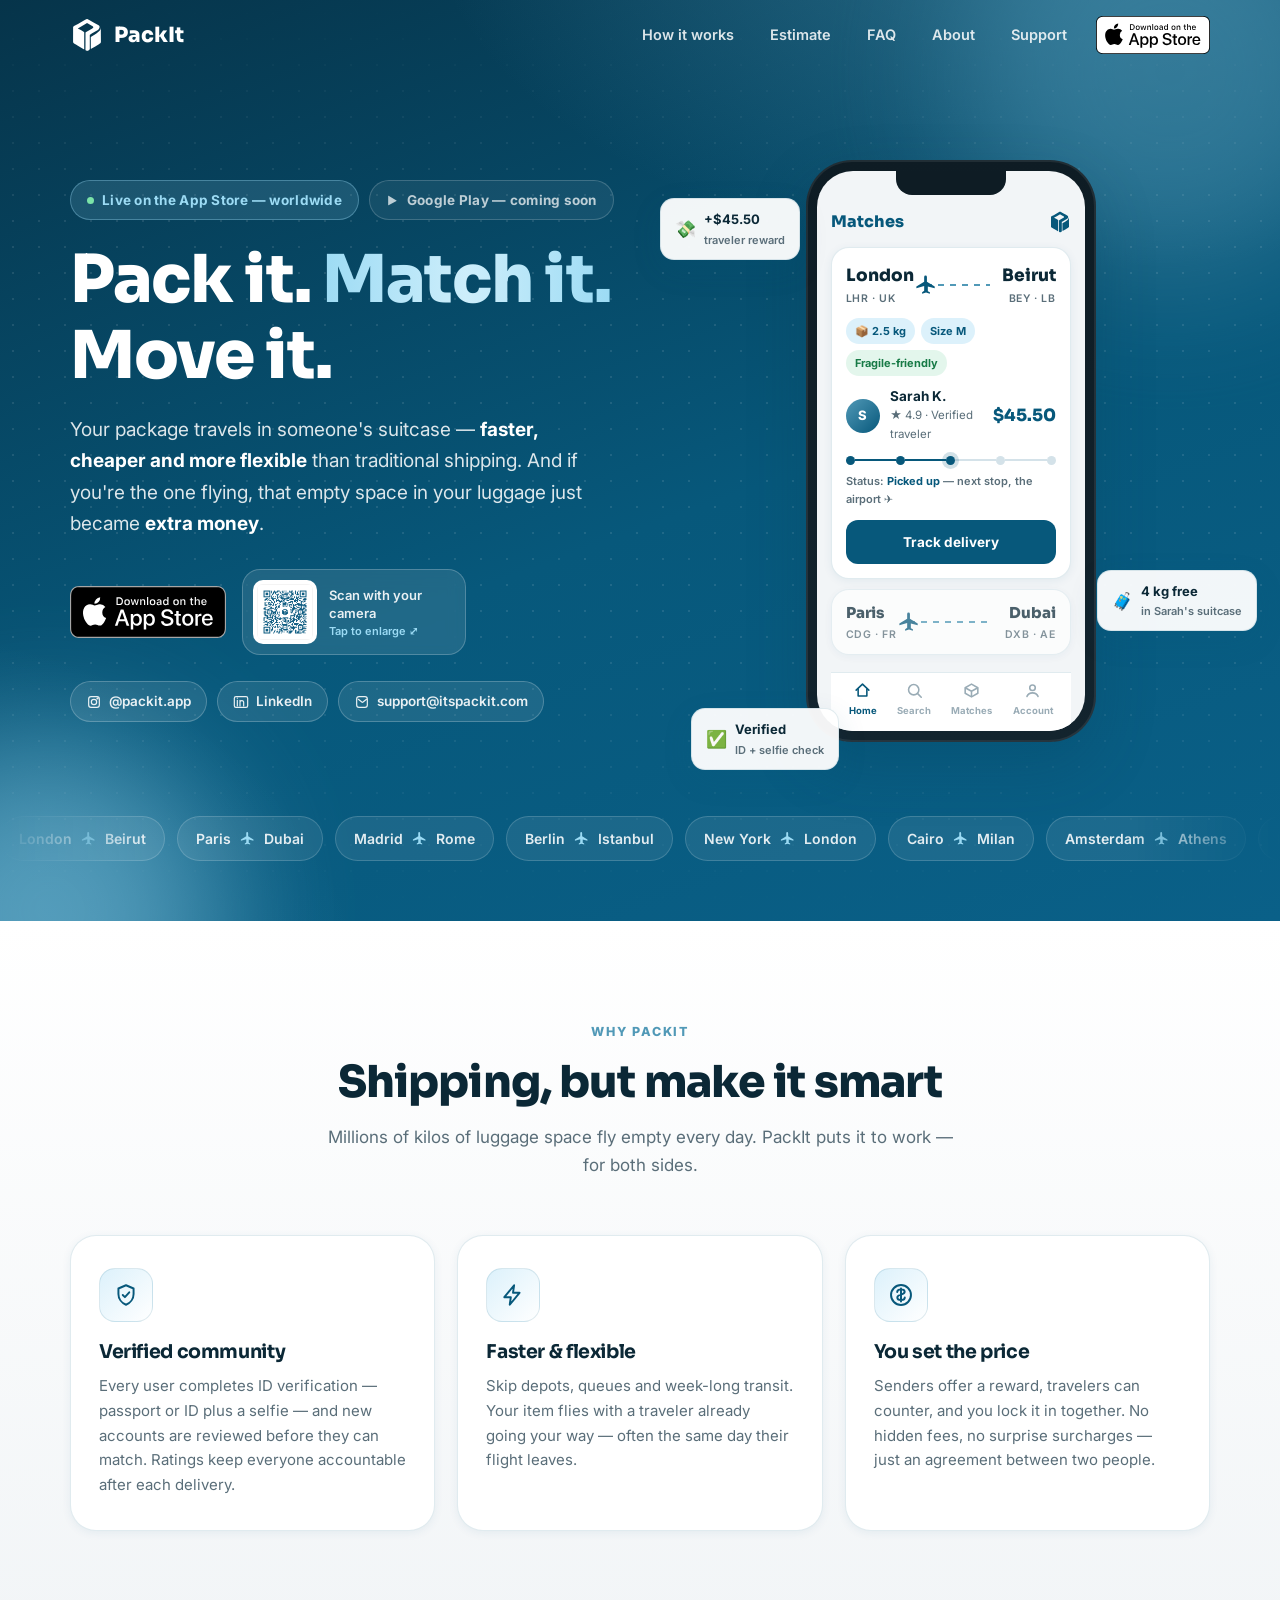
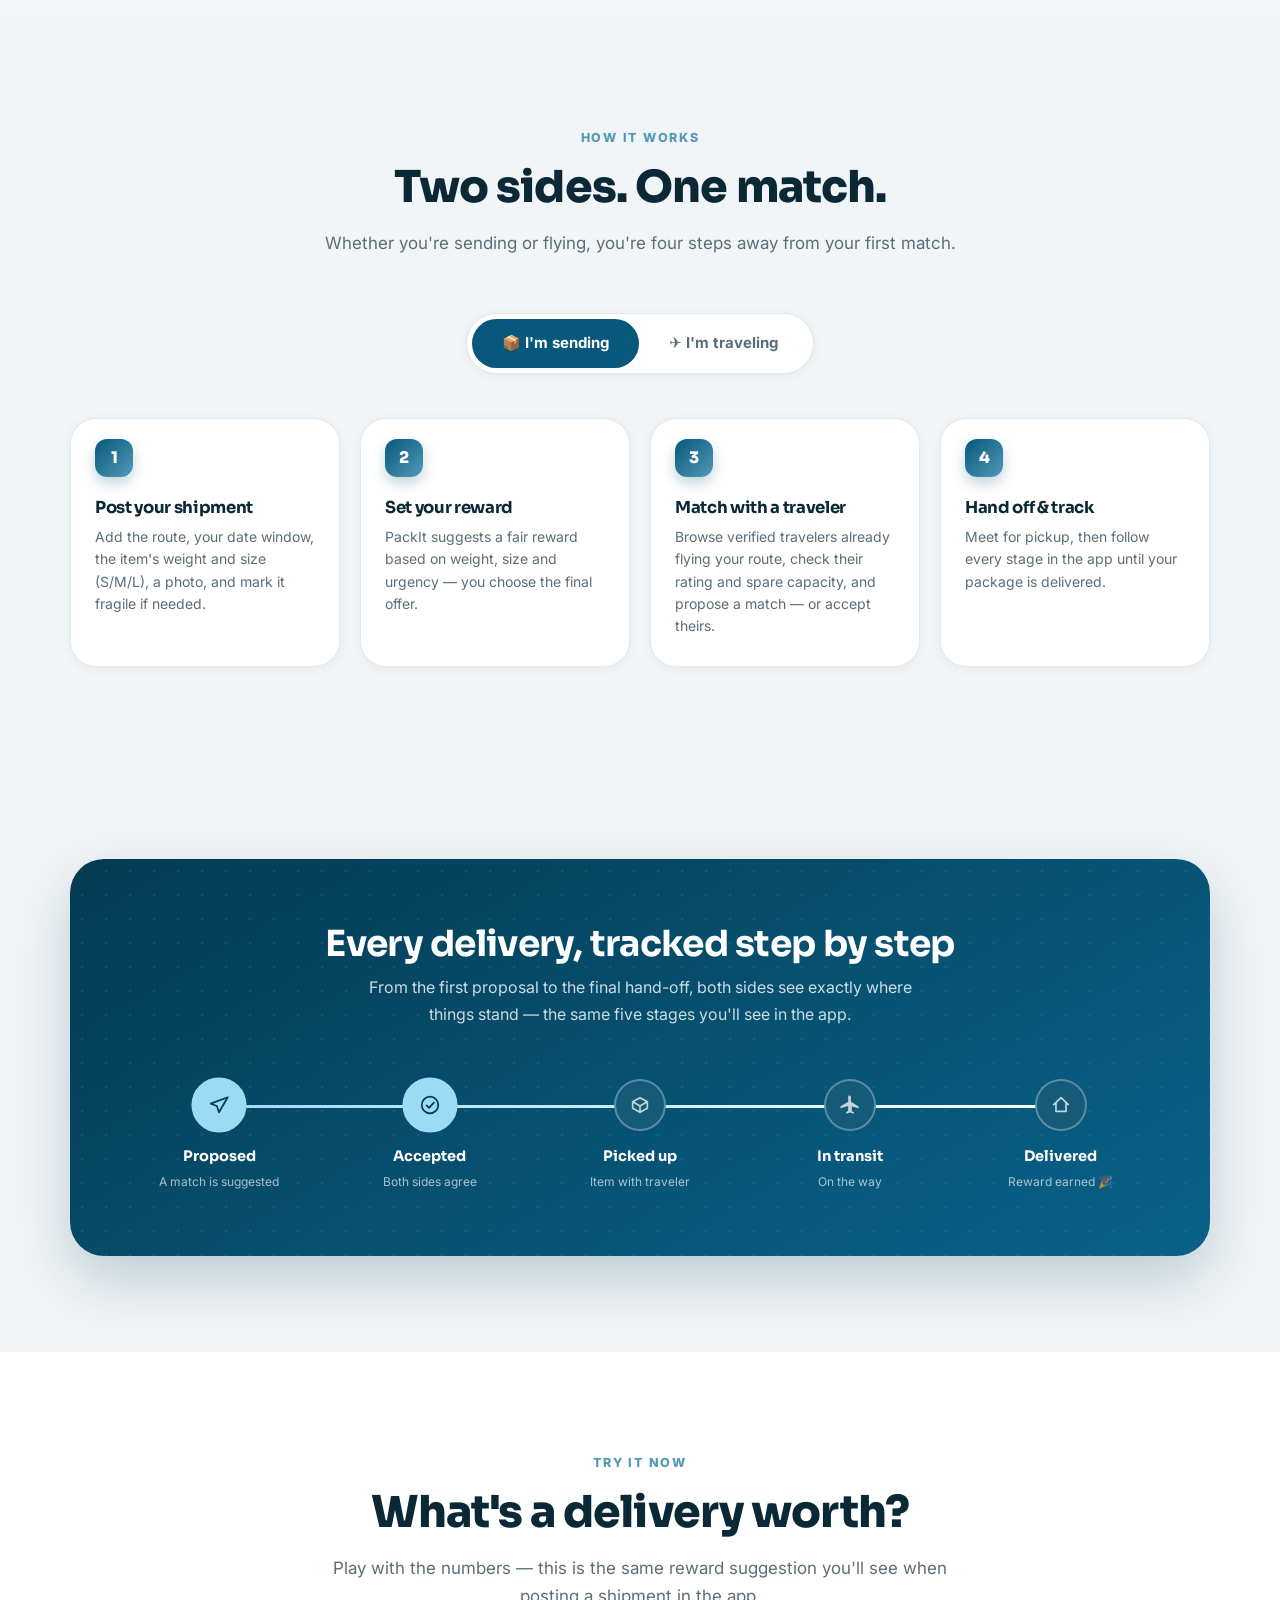
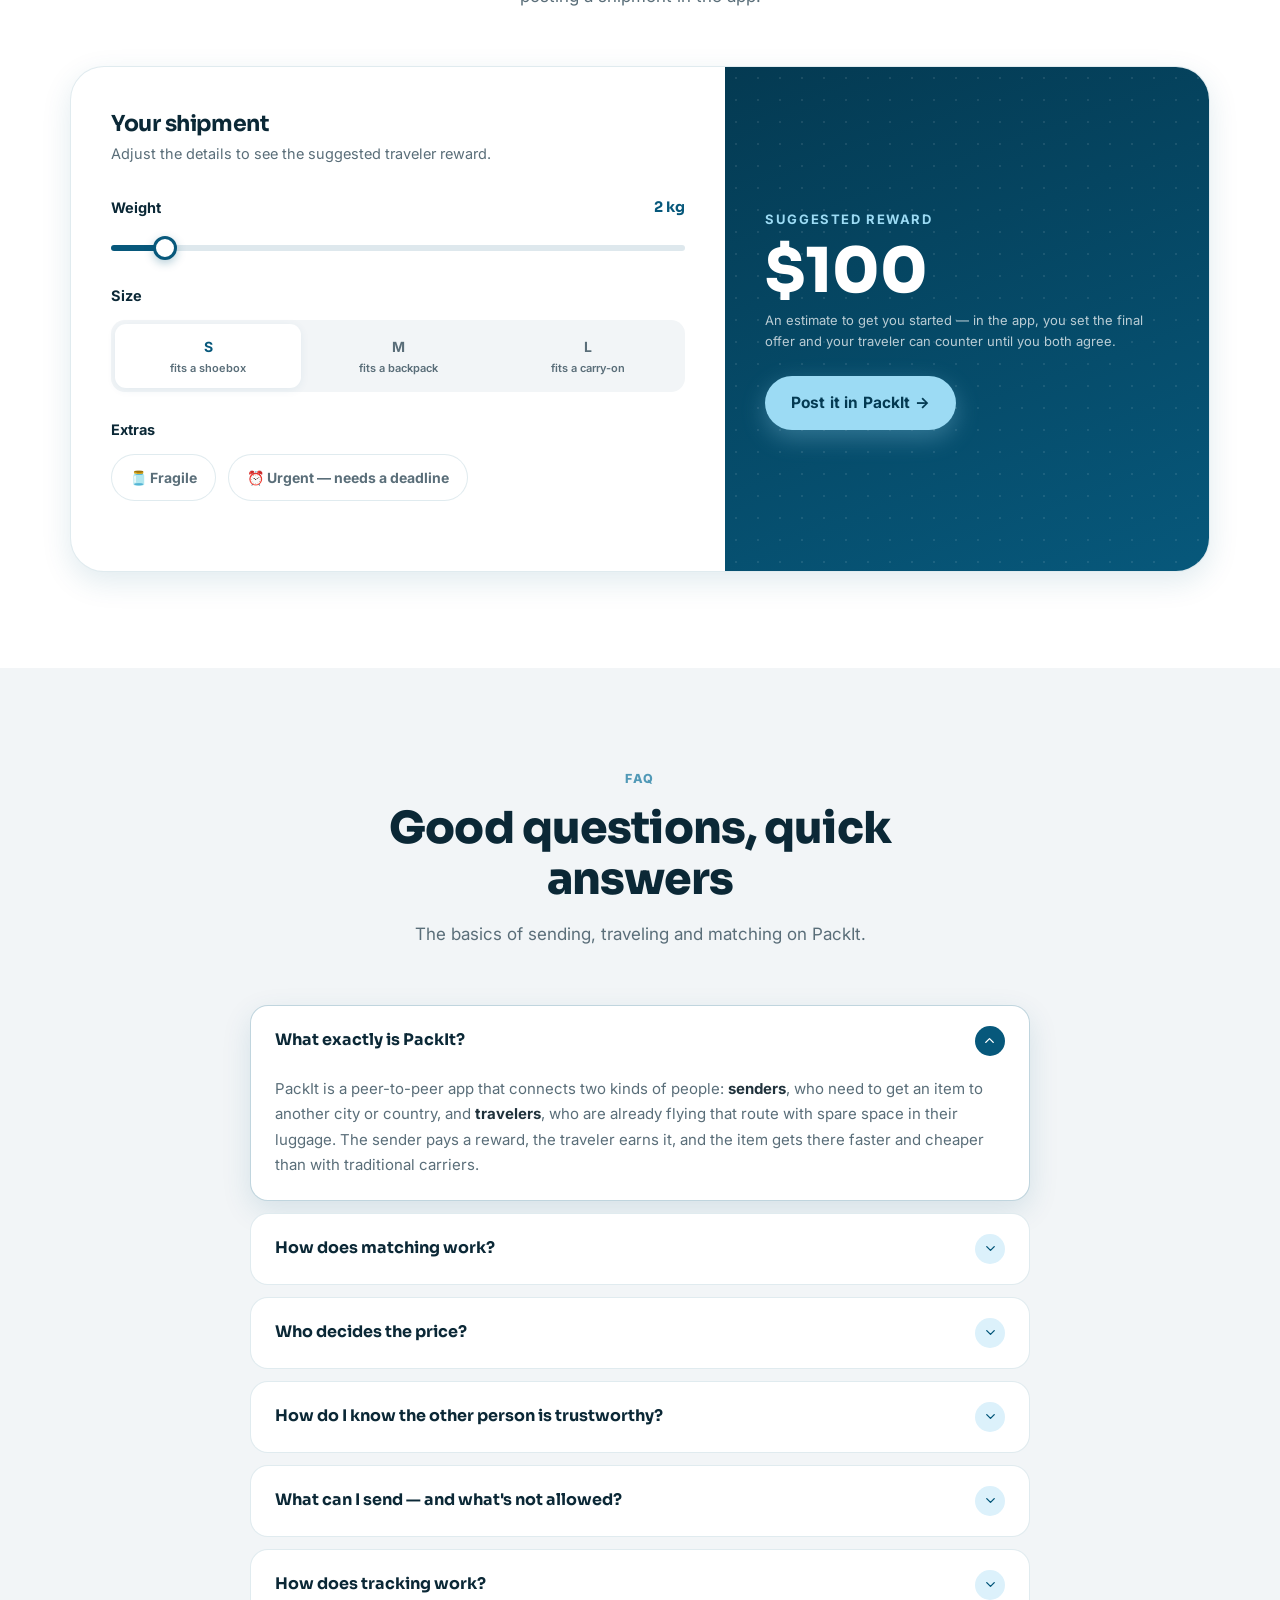
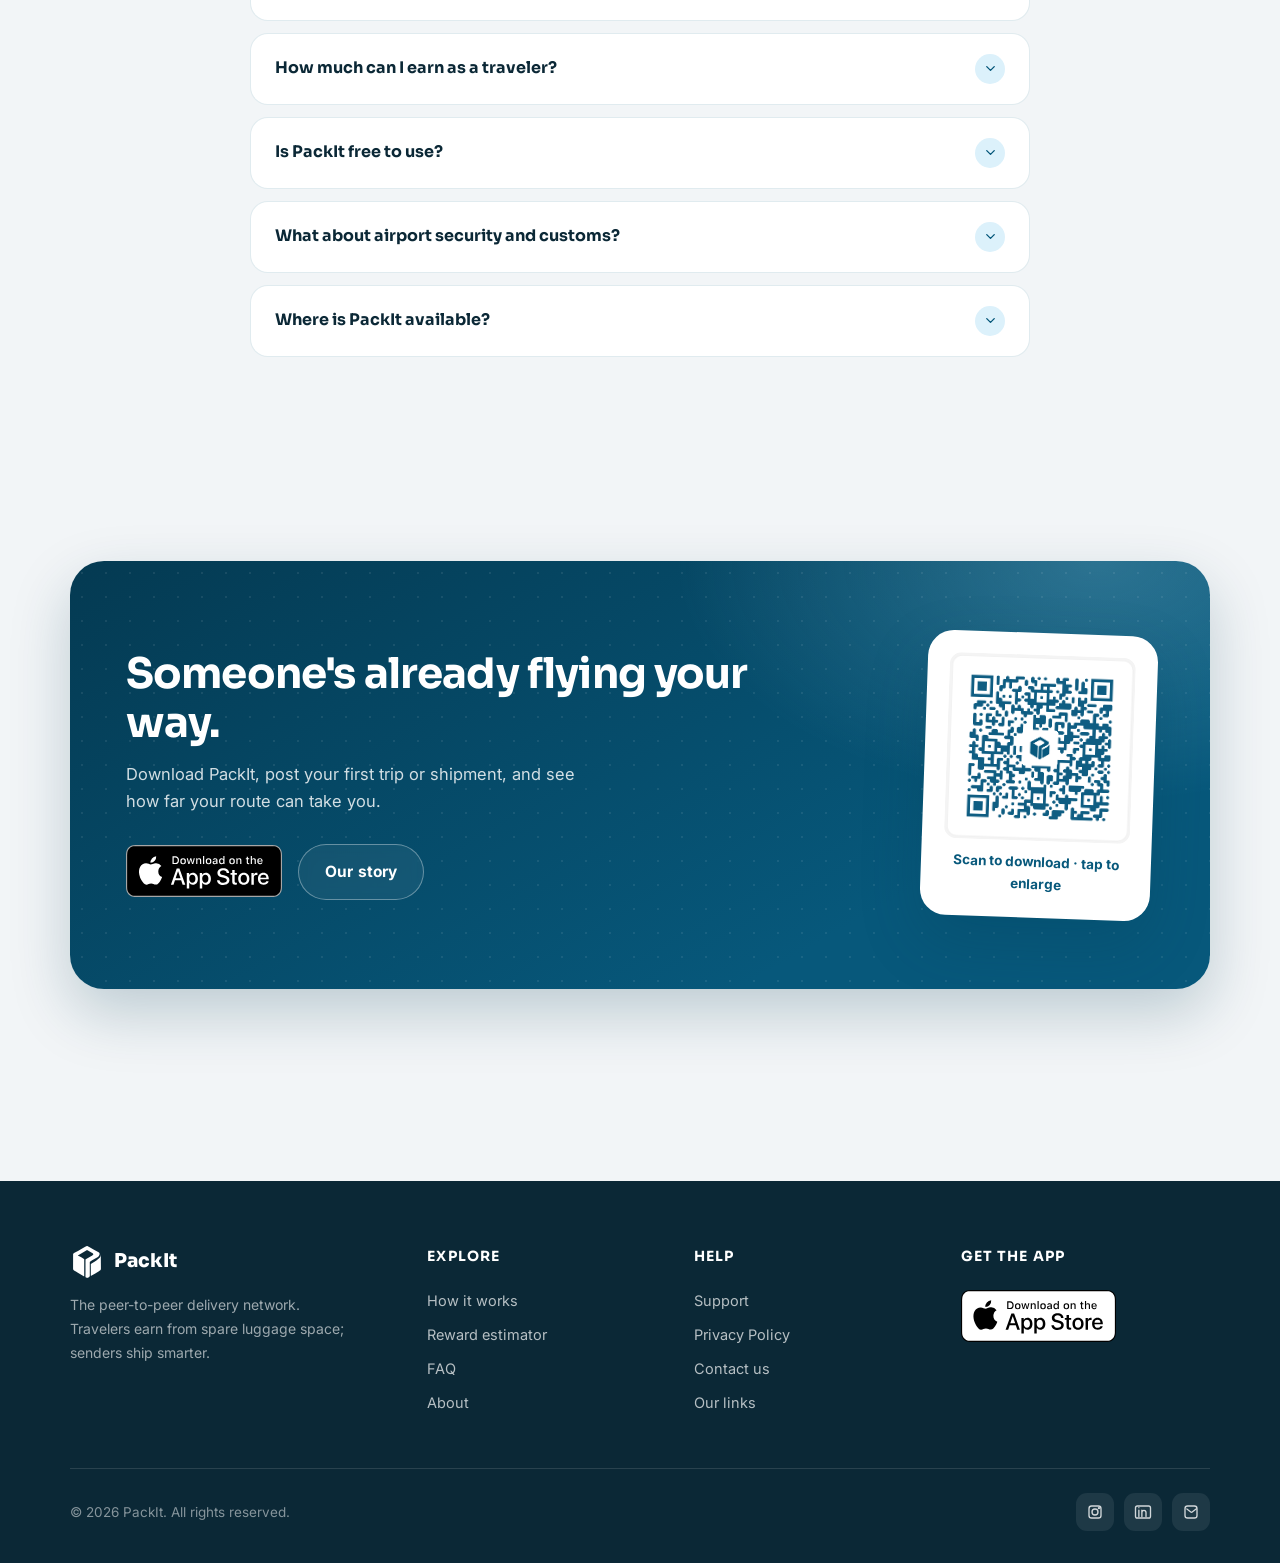
<file: index.html>
<!doctype html>
<html lang="en">
<head>
<meta charset="utf-8"/>
<meta name="viewport" content="width=device-width,initial-scale=1"/>
<title>PackIt — Pack it. Match it. Move it.</title>
<meta name="description" content="PackIt connects travelers with people who need to send items abroad. Travelers earn money from spare luggage space; senders ship faster, cheaper and more flexibly."/>
<link rel="canonical" href="https://itspackit.com/"/>
<meta property="og:title" content="PackIt — Pack it. Match it. Move it."/>
<meta property="og:description" content="Send packages with travelers already heading your way — or earn money from the empty space in your luggage."/>
<meta property="og:url" content="https://itspackit.com/"/>
<meta property="og:type" content="website"/>
<link rel="icon" href="assets/logo-mark.svg"/>
<link rel="preconnect" href="https://fonts.googleapis.com"/>
<link rel="preconnect" href="https://fonts.gstatic.com" crossorigin/>
<link href="https://fonts.googleapis.com/css2?family=Inter:wght@400;500;600;700&family=Sora:wght@600;700;800&display=swap" rel="stylesheet"/>
<link rel="stylesheet" href="styles.css?v=4"/>
<script type="application/ld+json">
{
  "@context": "https://schema.org",
  "@type": "SoftwareApplication",
  "name": "PackIt — Match & Move",
  "operatingSystem": "iOS",
  "applicationCategory": "TravelApplication",
  "url": "https://itspackit.com",
  "downloadUrl": "https://apps.apple.com/gb/app/packit-match-move/id6761582412",
  "description": "PackIt connects travelers with people who need to send items abroad. Travelers earn money from spare luggage space; senders ship faster and more flexibly."
}
</script>
</head>
<body>

<!-- ===== NAV ===== -->
<header class="nav">
  <div class="container nav-inner">
    <a class="brand" href="index.html">
      <img src="assets/logo-mark-white.svg" alt="PackIt logo"/><span>PackIt</span>
    </a>
    <button class="nav-toggle" aria-label="Menu" aria-expanded="false"><span></span><span></span><span></span></button>
    <nav class="nav-links">
      <a class="nav-link" href="#how">How it works</a>
      <a class="nav-link" href="#estimate">Estimate</a>
      <a class="nav-link" href="#faq">FAQ</a>
      <a class="nav-link" href="about.html">About</a>
      <a class="nav-link" href="support.html">Support</a>
      <a class="appstore-badge nav-badge" href="https://apps.apple.com/gb/app/packit-match-move/id6761582412" target="_blank" rel="noopener">
        <img src="assets/appstore-badge-white.svg" alt="Download on the App Store"/>
      </a>
    </nav>
  </div>
</header>

<main>

<!-- ===== HERO ===== -->
<section class="hero">
  <div class="orb a"></div><div class="orb b"></div>
  <div class="container hero-grid">
    <div>
      <div class="kicker-row">
        <div class="kicker"><span class="dot"></span> Live on the App Store — worldwide</div>
        <div class="kicker soft">
          <svg viewBox="0 0 24 24" fill="currentColor" style="width:13px;height:13px;flex:none"><path d="M4 3.5v17c0 .4.4.6.7.4l14.6-8.1c.4-.2.4-.7 0-.9L4.7 3.1c-.3-.2-.7 0-.7.4Z"/></svg>
          Google Play — coming soon
        </div>
      </div>
      <h1>Pack it. <span class="grad">Match it.</span> Move it.</h1>
      <p class="lead">Your package travels in someone's suitcase — <b>faster, cheaper and more flexible</b> than traditional shipping. And if you're the one flying, that empty space in your luggage just became <b>extra money</b>.</p>
      <div class="cta-row">
        <a class="appstore-badge" href="https://apps.apple.com/gb/app/packit-match-move/id6761582412" target="_blank" rel="noopener">
          <img src="assets/appstore-badge.svg" alt="Download on the App Store"/>
        </a>
        <button class="qr-mini" type="button" data-qr-zoom="assets/qr-packit-blue.png" aria-label="Enlarge the App Store QR code">
          <img src="assets/qr-packit-blue.png" alt="QR code to download PackIt"/>
          <span>Scan with your camera<small>Tap to enlarge ⤢</small></span>
        </button>
      </div>
      <div class="hero-social">
        <a class="pill" href="https://www.instagram.com/packit.app?utm_source=qr" target="_blank" rel="noopener">
          <svg class="ico" viewBox="0 0 24 24" fill="none"><path d="M7.5 4h9A3.5 3.5 0 0 1 20 7.5v9A3.5 3.5 0 0 1 16.5 20h-9A3.5 3.5 0 0 1 4 16.5v-9A3.5 3.5 0 0 1 7.5 4Z" stroke="currentColor" stroke-width="1.8"/><path d="M12 16a4 4 0 1 0 0-8 4 4 0 0 0 0 8Z" stroke="currentColor" stroke-width="1.8"/><path d="M17.2 6.8h.01" stroke="currentColor" stroke-width="3.2" stroke-linecap="round"/></svg>
          @packit.app
        </a>
        <a class="pill" href="https://www.linkedin.com/company/itspackit" target="_blank" rel="noopener">
          <svg class="ico" viewBox="0 0 24 24" fill="none"><path d="M4.5 4h15A2.5 2.5 0 0 1 22 6.5v11A2.5 2.5 0 0 1 19.5 20h-15A2.5 2.5 0 0 1 2 17.5v-11A2.5 2.5 0 0 1 4.5 4Z" stroke="currentColor" stroke-width="1.8"/><path d="M6.5 9.5V18M6.5 6.2h.01M10.5 18v-5.2c0-1.6 1-3 2.8-3 1.7 0 2.7 1.1 2.7 3V18M10.5 9.5V18" stroke="currentColor" stroke-width="1.8" stroke-linecap="round"/></svg>
          LinkedIn
        </a>
        <a class="pill" href="mailto:support@itspackit.com">
          <svg class="ico" viewBox="0 0 24 24" fill="none"><path d="M4 7.5A3.5 3.5 0 0 1 7.5 4h9A3.5 3.5 0 0 1 20 7.5v9A3.5 3.5 0 0 1 16.5 20h-9A3.5 3.5 0 0 1 4 16.5v-9Z" stroke="currentColor" stroke-width="1.8"/><path d="m6.5 8 5.2 4.1a1.5 1.5 0 0 0 1.9 0L18.8 8" stroke="currentColor" stroke-width="1.8" stroke-linecap="round" stroke-linejoin="round"/></svg>
          support@itspackit.com
        </a>
      </div>
    </div>

    <!-- Phone mockup -->
    <div class="hero-visual">
      <div class="float-chip chip-1"><span class="em">💸</span><span>+$45.50<small>traveler reward</small></span></div>
      <div class="float-chip chip-2"><span class="em">🧳</span><span>4 kg free<small>in Sarah's suitcase</small></span></div>
      <div class="float-chip chip-3"><span class="em">✅</span><span>Verified<small>ID + selfie check</small></span></div>
      <div class="phone">
        <div class="phone-screen">
          <div class="phone-notch"></div>
          <div class="app-ui">
            <div class="app-head">
              <span class="t">Matches</span>
              <img src="assets/logo-mark.svg" alt=""/>
            </div>
            <div class="match-card">
              <div class="route-row">
                <div><div class="city">London</div><div class="code">LHR · UK</div></div>
                <div class="route-line"><svg class="plane" viewBox="0 0 24 24" fill="currentColor"><path d="M21.5 15.5v-2l-8.5-5V3.25a1.5 1.5 0 0 0-3 0V8.5l-8.5 5v2l8.5-2.5v5.25L7.75 19.9v1.6L12 20.25l4.25 1.25v-1.6L14 18.75V13.5l7.5 2Z"/></svg></div>
                <div style="text-align:right"><div class="city">Beirut</div><div class="code">BEY · LB</div></div>
              </div>
              <div class="match-meta">
                <span class="tag">📦 2.5 kg</span><span class="tag">Size M</span><span class="tag green">Fragile-friendly</span>
              </div>
              <div class="traveler">
                <div class="avatar">S</div>
                <div><div class="name">Sarah K.</div><div class="sub">★ 4.9 · Verified traveler</div></div>
                <div class="fee">$45.50</div>
              </div>
              <div class="stage-track">
                <span class="stage-dot done"></span><span class="stage-bar done"></span>
                <span class="stage-dot done"></span><span class="stage-bar done"></span>
                <span class="stage-dot current"></span><span class="stage-bar"></span>
                <span class="stage-dot"></span><span class="stage-bar"></span>
                <span class="stage-dot"></span>
              </div>
              <div class="stage-label">Status: <b>Picked up</b> — next stop, the airport ✈️</div>
              <div class="mini-btn">Track delivery</div>
            </div>
            <div class="match-card ghost">
              <div class="route-row" style="margin-bottom:0">
                <div><div class="city">Paris</div><div class="code">CDG · FR</div></div>
                <div class="route-line"><svg class="plane" viewBox="0 0 24 24" fill="currentColor"><path d="M21.5 15.5v-2l-8.5-5V3.25a1.5 1.5 0 0 0-3 0V8.5l-8.5 5v2l8.5-2.5v5.25L7.75 19.9v1.6L12 20.25l4.25 1.25v-1.6L14 18.75V13.5l7.5 2Z"/></svg></div>
                <div style="text-align:right"><div class="city">Dubai</div><div class="code">DXB · AE</div></div>
              </div>
            </div>
            <div class="app-tabbar">
              <span class="tb active"><svg viewBox="0 0 24 24" fill="none"><path d="M4 11.5 12 4l8 7.5" stroke="currentColor" stroke-width="2" stroke-linecap="round" stroke-linejoin="round"/><path d="M6.5 10v9h11v-9" stroke="currentColor" stroke-width="2" stroke-linecap="round" stroke-linejoin="round"/></svg>Home</span>
              <span class="tb"><svg viewBox="0 0 24 24" fill="none"><circle cx="11" cy="11" r="6.5" stroke="currentColor" stroke-width="2"/><path d="m16 16 4.5 4.5" stroke="currentColor" stroke-width="2" stroke-linecap="round"/></svg>Search</span>
              <span class="tb"><svg viewBox="0 0 24 24" fill="none"><path d="M4 8.5 12 4l8 4.5v7L12 20l-8-4.5v-7Z" stroke="currentColor" stroke-width="2" stroke-linejoin="round"/><path d="M4 8.5 12 13l8-4.5M12 13v7" stroke="currentColor" stroke-width="2" stroke-linejoin="round"/></svg>Matches</span>
              <span class="tb"><svg viewBox="0 0 24 24" fill="none"><circle cx="12" cy="8.5" r="3.5" stroke="currentColor" stroke-width="2"/><path d="M5 19.5c1.3-3 3.9-4.5 7-4.5s5.7 1.5 7 4.5" stroke="currentColor" stroke-width="2" stroke-linecap="round"/></svg>Account</span>
            </div>
          </div>
        </div>
      </div>
    </div>
  </div>

  <!-- Route marquee -->
  <div class="marquee-wrap" aria-hidden="true">
    <div class="marquee">
      <!-- set 1 -->
      <span class="route-chip">London <svg viewBox="0 0 24 24" fill="currentColor"><path d="M21.5 15.5v-2l-8.5-5V3.25a1.5 1.5 0 0 0-3 0V8.5l-8.5 5v2l8.5-2.5v5.25L7.75 19.9v1.6L12 20.25l4.25 1.25v-1.6L14 18.75V13.5l7.5 2Z"/></svg> Beirut</span>
      <span class="route-chip">Paris <svg viewBox="0 0 24 24" fill="currentColor"><path d="M21.5 15.5v-2l-8.5-5V3.25a1.5 1.5 0 0 0-3 0V8.5l-8.5 5v2l8.5-2.5v5.25L7.75 19.9v1.6L12 20.25l4.25 1.25v-1.6L14 18.75V13.5l7.5 2Z"/></svg> Dubai</span>
      <span class="route-chip">Madrid <svg viewBox="0 0 24 24" fill="currentColor"><path d="M21.5 15.5v-2l-8.5-5V3.25a1.5 1.5 0 0 0-3 0V8.5l-8.5 5v2l8.5-2.5v5.25L7.75 19.9v1.6L12 20.25l4.25 1.25v-1.6L14 18.75V13.5l7.5 2Z"/></svg> Rome</span>
      <span class="route-chip">Berlin <svg viewBox="0 0 24 24" fill="currentColor"><path d="M21.5 15.5v-2l-8.5-5V3.25a1.5 1.5 0 0 0-3 0V8.5l-8.5 5v2l8.5-2.5v5.25L7.75 19.9v1.6L12 20.25l4.25 1.25v-1.6L14 18.75V13.5l7.5 2Z"/></svg> Istanbul</span>
      <span class="route-chip">New York <svg viewBox="0 0 24 24" fill="currentColor"><path d="M21.5 15.5v-2l-8.5-5V3.25a1.5 1.5 0 0 0-3 0V8.5l-8.5 5v2l8.5-2.5v5.25L7.75 19.9v1.6L12 20.25l4.25 1.25v-1.6L14 18.75V13.5l7.5 2Z"/></svg> London</span>
      <span class="route-chip">Cairo <svg viewBox="0 0 24 24" fill="currentColor"><path d="M21.5 15.5v-2l-8.5-5V3.25a1.5 1.5 0 0 0-3 0V8.5l-8.5 5v2l8.5-2.5v5.25L7.75 19.9v1.6L12 20.25l4.25 1.25v-1.6L14 18.75V13.5l7.5 2Z"/></svg> Milan</span>
      <span class="route-chip">Amsterdam <svg viewBox="0 0 24 24" fill="currentColor"><path d="M21.5 15.5v-2l-8.5-5V3.25a1.5 1.5 0 0 0-3 0V8.5l-8.5 5v2l8.5-2.5v5.25L7.75 19.9v1.6L12 20.25l4.25 1.25v-1.6L14 18.75V13.5l7.5 2Z"/></svg> Athens</span>
      <!-- set 2 (duplicate for seamless loop) -->
      <span class="route-chip">London <svg viewBox="0 0 24 24" fill="currentColor"><path d="M21.5 15.5v-2l-8.5-5V3.25a1.5 1.5 0 0 0-3 0V8.5l-8.5 5v2l8.5-2.5v5.25L7.75 19.9v1.6L12 20.25l4.25 1.25v-1.6L14 18.75V13.5l7.5 2Z"/></svg> Beirut</span>
      <span class="route-chip">Paris <svg viewBox="0 0 24 24" fill="currentColor"><path d="M21.5 15.5v-2l-8.5-5V3.25a1.5 1.5 0 0 0-3 0V8.5l-8.5 5v2l8.5-2.5v5.25L7.75 19.9v1.6L12 20.25l4.25 1.25v-1.6L14 18.75V13.5l7.5 2Z"/></svg> Dubai</span>
      <span class="route-chip">Madrid <svg viewBox="0 0 24 24" fill="currentColor"><path d="M21.5 15.5v-2l-8.5-5V3.25a1.5 1.5 0 0 0-3 0V8.5l-8.5 5v2l8.5-2.5v5.25L7.75 19.9v1.6L12 20.25l4.25 1.25v-1.6L14 18.75V13.5l7.5 2Z"/></svg> Rome</span>
      <span class="route-chip">Berlin <svg viewBox="0 0 24 24" fill="currentColor"><path d="M21.5 15.5v-2l-8.5-5V3.25a1.5 1.5 0 0 0-3 0V8.5l-8.5 5v2l8.5-2.5v5.25L7.75 19.9v1.6L12 20.25l4.25 1.25v-1.6L14 18.75V13.5l7.5 2Z"/></svg> Istanbul</span>
      <span class="route-chip">New York <svg viewBox="0 0 24 24" fill="currentColor"><path d="M21.5 15.5v-2l-8.5-5V3.25a1.5 1.5 0 0 0-3 0V8.5l-8.5 5v2l8.5-2.5v5.25L7.75 19.9v1.6L12 20.25l4.25 1.25v-1.6L14 18.75V13.5l7.5 2Z"/></svg> London</span>
      <span class="route-chip">Cairo <svg viewBox="0 0 24 24" fill="currentColor"><path d="M21.5 15.5v-2l-8.5-5V3.25a1.5 1.5 0 0 0-3 0V8.5l-8.5 5v2l8.5-2.5v5.25L7.75 19.9v1.6L12 20.25l4.25 1.25v-1.6L14 18.75V13.5l7.5 2Z"/></svg> Milan</span>
      <span class="route-chip">Amsterdam <svg viewBox="0 0 24 24" fill="currentColor"><path d="M21.5 15.5v-2l-8.5-5V3.25a1.5 1.5 0 0 0-3 0V8.5l-8.5 5v2l8.5-2.5v5.25L7.75 19.9v1.6L12 20.25l4.25 1.25v-1.6L14 18.75V13.5l7.5 2Z"/></svg> Athens</span>
    </div>
  </div>
</section>

<!-- ===== WHY PACKIT ===== -->
<section class="section tint" id="why">
  <div class="container">
    <div class="section-head reveal">
      <span class="eyebrow">Why PackIt</span>
      <h2>Shipping, but make it smart</h2>
      <p>Millions of kilos of luggage space fly empty every day. PackIt puts it to work — for both sides.</p>
    </div>
    <div class="grid3">
      <div class="feature-card reveal">
        <div class="feature-icon"><svg viewBox="0 0 24 24" fill="none"><path d="M12 3l7 3v5c0 4.5-3 8.5-7 10-4-1.5-7-5.5-7-10V6l7-3Z" stroke="currentColor" stroke-width="1.8" stroke-linejoin="round"/><path d="m9 12 2 2 4-4.5" stroke="currentColor" stroke-width="1.8" stroke-linecap="round" stroke-linejoin="round"/></svg></div>
        <h3>Verified community</h3>
        <p>Every user completes ID verification — passport or ID plus a selfie — and new accounts are reviewed before they can match. Ratings keep everyone accountable after each delivery.</p>
      </div>
      <div class="feature-card reveal" data-delay="1">
        <div class="feature-icon"><svg viewBox="0 0 24 24" fill="none"><path d="M13 3 4 14h6l-1 7 9-11h-6l1-7Z" stroke="currentColor" stroke-width="1.8" stroke-linejoin="round"/></svg></div>
        <h3>Faster &amp; flexible</h3>
        <p>Skip depots, queues and week-long transit. Your item flies with a traveler already going your way — often the same day their flight leaves.</p>
      </div>
      <div class="feature-card reveal" data-delay="2">
        <div class="feature-icon"><svg viewBox="0 0 24 24" fill="none"><path d="M12 6v12M8.5 9.2c0-1.5 1.4-2.4 3.5-2.4s3.4.8 3.4 2.3c0 3.4-6.8 1.7-6.8 5.2 0 1.5 1.4 2.4 3.4 2.4 2.1 0 3.5-.9 3.5-2.4" stroke="currentColor" stroke-width="1.8" stroke-linecap="round"/><circle cx="12" cy="12" r="9.2" stroke="currentColor" stroke-width="1.8"/></svg></div>
        <h3>You set the price</h3>
        <p>Senders offer a reward, travelers can counter, and you lock it in together. No hidden fees, no surprise surcharges — just an agreement between two people.</p>
      </div>
    </div>
  </div>
</section>

<!-- ===== HOW IT WORKS ===== -->
<section class="section" id="how">
  <div class="container">
    <div class="section-head reveal">
      <span class="eyebrow">How it works</span>
      <h2>Two sides. One match.</h2>
      <p>Whether you're sending or flying, you're four steps away from your first match.</p>
    </div>

    <div class="tabs reveal">
      <div class="tab-rail">
        <button class="tab-btn active" data-panel="panel-send">📦 I'm sending</button>
        <button class="tab-btn" data-panel="panel-travel">✈️ I'm traveling</button>
        <span class="tab-thumb"></span>
      </div>
    </div>

    <div class="tab-panel active" id="panel-send">
      <div class="step-card"><span class="step-num">1</span>
        <h4>Post your shipment</h4>
        <p>Add the route, your date window, the item's weight and size (S/M/L), a photo, and mark it fragile if needed.</p>
      </div>
      <div class="step-card"><span class="step-num">2</span>
        <h4>Set your reward</h4>
        <p>PackIt suggests a fair reward based on weight, size and urgency — you choose the final offer.</p>
      </div>
      <div class="step-card"><span class="step-num">3</span>
        <h4>Match with a traveler</h4>
        <p>Browse verified travelers already flying your route, check their rating and spare capacity, and propose a match — or accept theirs.</p>
      </div>
      <div class="step-card"><span class="step-num">4</span>
        <h4>Hand off &amp; track</h4>
        <p>Meet for pickup, then follow every stage in the app until your package is delivered.</p>
      </div>
    </div>

    <div class="tab-panel" id="panel-travel">
      <div class="step-card"><span class="step-num">1</span>
        <h4>Post your trip</h4>
        <p>Enter your route, departure date and how many spare kilos you have. Add your flight number if you like.</p>
      </div>
      <div class="step-card"><span class="step-num">2</span>
        <h4>Get matched</h4>
        <p>See shipments along your route, or receive proposals from senders. You decide what you're comfortable carrying.</p>
      </div>
      <div class="step-card"><span class="step-num">3</span>
        <h4>Agree the reward</h4>
        <p>Accept the sender's offer or counter with your own price. Nothing moves until both sides agree.</p>
      </div>
      <div class="step-card"><span class="step-num">4</span>
        <h4>Fly &amp; earn</h4>
        <p>Pick up the item, update the status as you go, deliver it, and collect your reward. Your rating grows with every delivery.</p>
      </div>
    </div>
  </div>
</section>

<!-- ===== JOURNEY ===== -->
<section class="section">
  <div class="container">
    <div class="journey-card reveal">
      <h2>Every delivery, tracked step by step</h2>
      <p>From the first proposal to the final hand-off, both sides see exactly where things stand — the same five stages you'll see in the app.</p>
      <div class="journey">
        <div class="j-line"><span class="fill"></span></div>
        <div class="j-stage">
          <div class="j-dot"><svg viewBox="0 0 24 24" fill="none"><path d="M21 4 3.5 10.6l6.3 2.4L12 19.5l3-5.2L21 4Z" stroke="currentColor" stroke-width="1.8" stroke-linejoin="round"/></svg></div>
          <div class="jt">Proposed</div><div class="jd">A match is suggested</div>
        </div>
        <div class="j-stage">
          <div class="j-dot"><svg viewBox="0 0 24 24" fill="none"><path d="m8.5 12.5 2.5 2.5 5-5.5" stroke="currentColor" stroke-width="1.8" stroke-linecap="round" stroke-linejoin="round"/><circle cx="12" cy="12" r="8.5" stroke="currentColor" stroke-width="1.8"/></svg></div>
          <div class="jt">Accepted</div><div class="jd">Both sides agree</div>
        </div>
        <div class="j-stage">
          <div class="j-dot"><svg viewBox="0 0 24 24" fill="none"><path d="M4 8.5 12 4l8 4.5v7L12 20l-8-4.5v-7Z" stroke="currentColor" stroke-width="1.8" stroke-linejoin="round"/><path d="M4 8.5 12 13l8-4.5M12 13v7" stroke="currentColor" stroke-width="1.8" stroke-linejoin="round"/></svg></div>
          <div class="jt">Picked up</div><div class="jd">Item with traveler</div>
        </div>
        <div class="j-stage">
          <div class="j-dot"><svg viewBox="0 0 24 24" fill="currentColor"><path d="M21.5 15.5v-2l-8.5-5V3.25a1.5 1.5 0 0 0-3 0V8.5l-8.5 5v2l8.5-2.5v5.25L7.75 19.9v1.6L12 20.25l4.25 1.25v-1.6L14 18.75V13.5l7.5 2Z"/></svg></div>
          <div class="jt">In transit</div><div class="jd">On the way</div>
        </div>
        <div class="j-stage">
          <div class="j-dot"><svg viewBox="0 0 24 24" fill="none"><path d="M4 11.5 12 4l8 7.5" stroke="currentColor" stroke-width="1.8" stroke-linecap="round" stroke-linejoin="round"/><path d="M6.5 10v9h11v-9" stroke="currentColor" stroke-width="1.8" stroke-linecap="round" stroke-linejoin="round"/></svg></div>
          <div class="jt">Delivered</div><div class="jd">Reward earned 🎉</div>
        </div>
      </div>
    </div>
  </div>
</section>

<!-- ===== ESTIMATOR ===== -->
<section class="section white" id="estimate">
  <div class="container">
    <div class="section-head reveal">
      <span class="eyebrow">Try it now</span>
      <h2>What's a delivery worth?</h2>
      <p>Play with the numbers — this is the same reward suggestion you'll see when posting a shipment in the app.</p>
    </div>
    <div class="estimator reveal" data-estimator>
      <div class="est-controls">
        <h3>Your shipment</h3>
        <p>Adjust the details to see the suggested traveler reward.</p>
        <div class="est-field">
          <div class="est-label"><span>Weight</span><output data-weight-out>2 kg</output></div>
          <input type="range" min="0.5" max="20" step="0.5" value="2" aria-label="Package weight in kilograms"/>
        </div>
        <div class="est-field">
          <div class="est-label"><span>Size</span></div>
          <div class="seg">
            <button class="active" data-mult="1.0">S<small>fits a shoebox</small></button>
            <button data-mult="1.25">M<small>fits a backpack</small></button>
            <button data-mult="1.5">L<small>fits a carry-on</small></button>
          </div>
        </div>
        <div class="est-field">
          <div class="est-label"><span>Extras</span></div>
          <div class="est-toggles">
            <button class="toggle-chip" data-key="fragile">🫙 Fragile</button>
            <button class="toggle-chip" data-key="urgent">⏰ Urgent — needs a deadline</button>
          </div>
        </div>
      </div>
      <div class="est-result">
        <span class="lbl">Suggested reward</span>
        <div class="est-price" data-price-out>$100</div>
        <p class="note">An estimate to get you started — in the app, you set the final offer and your traveler can counter until you both agree.</p>
        <a class="btn light" href="https://apps.apple.com/gb/app/packit-match-move/id6761582412" target="_blank" rel="noopener">Post it in PackIt →</a>
      </div>
    </div>
  </div>
</section>

<!-- ===== FAQ ===== -->
<section class="section" id="faq">
  <div class="container">
    <div class="section-head reveal">
      <span class="eyebrow">FAQ</span>
      <h2>Good questions, quick answers</h2>
      <p>The basics of sending, traveling and matching on PackIt.</p>
    </div>
    <div class="faq-wrap faq-group reveal">

      <details class="faq-item" open>
        <summary>What exactly is PackIt?<span class="chev"><svg viewBox="0 0 24 24" fill="none"><path d="m6 9 6 6 6-6" stroke="currentColor" stroke-width="2.2" stroke-linecap="round" stroke-linejoin="round"/></svg></span></summary>
        <div class="faq-body">PackIt is a peer-to-peer app that connects two kinds of people: <b>senders</b>, who need to get an item to another city or country, and <b>travelers</b>, who are already flying that route with spare space in their luggage. The sender pays a reward, the traveler earns it, and the item gets there faster and cheaper than with traditional carriers.</div>
      </details>

      <details class="faq-item">
        <summary>How does matching work?<span class="chev"><svg viewBox="0 0 24 24" fill="none"><path d="m6 9 6 6 6-6" stroke="currentColor" stroke-width="2.2" stroke-linecap="round" stroke-linejoin="round"/></svg></span></summary>
        <div class="faq-body">Senders post a <b>shipment</b> (route, date window, weight, size, reward offer). Travelers post a <b>trip</b> (route, departure date, spare kilos). PackIt shows each side the listings that fit their route and dates. <b>Either side can propose a match</b> — the other reviews the details and profile, then accepts, declines, or counters the price. A match only goes ahead when both sides have agreed.</div>
      </details>

      <details class="faq-item">
        <summary>Who decides the price?<span class="chev"><svg viewBox="0 0 24 24" fill="none"><path d="m6 9 6 6 6-6" stroke="currentColor" stroke-width="2.2" stroke-linecap="round" stroke-linejoin="round"/></svg></span></summary>
        <div class="faq-body">You do — together. PackIt suggests a fair reward based on weight, size, fragility and urgency, but the sender sets the actual offer and the traveler can accept it or counter. Nothing is locked in until both sides agree on the same number.</div>
      </details>

      <details class="faq-item">
        <summary>How do I know the other person is trustworthy?<span class="chev"><svg viewBox="0 0 24 24" fill="none"><path d="m6 9 6 6 6-6" stroke="currentColor" stroke-width="2.2" stroke-linecap="round" stroke-linejoin="round"/></svg></span></summary>
        <div class="faq-body">Every PackIt account goes through <b>identity verification</b> — a passport or ID document plus a selfie — and new profiles are reviewed before they can match. After each delivery, both sides rate each other, so you can check a user's rating and history before agreeing to anything. If something ever feels off, you can report it to <a href="mailto:support@itspackit.com">support@itspackit.com</a>.</div>
      </details>

      <details class="faq-item">
        <summary>What can I send — and what's not allowed?<span class="chev"><svg viewBox="0 0 24 24" fill="none"><path d="m6 9 6 6 6-6" stroke="currentColor" stroke-width="2.2" stroke-linecap="round" stroke-linejoin="round"/></svg></span></summary>
        <div class="faq-body">PackIt is built for everyday personal items — documents, gifts, clothes, gadgets, specialty foods, that thing you forgot at your parents' place. Never send or carry:
          <ul>
            <li>Illegal substances, weapons, or explosives</li>
            <li>Hazardous chemicals or flammable goods</li>
            <li>Counterfeit goods, cash, or high-risk valuables</li>
            <li>Anything prohibited by airline rules, customs, or local law at origin or destination</li>
          </ul>
          Travelers: always check what you're carrying before you accept — it flies under your name.</div>
      </details>

      <details class="faq-item">
        <summary>How does tracking work?<span class="chev"><svg viewBox="0 0 24 24" fill="none"><path d="m6 9 6 6 6-6" stroke="currentColor" stroke-width="2.2" stroke-linecap="round" stroke-linejoin="round"/></svg></span></summary>
        <div class="faq-body">Every match moves through five stages — <b>Proposed → Accepted → Picked up → In transit → Delivered</b> — and both sides see the timeline update in real time. The traveler updates the status as the delivery progresses, so the sender always knows where things stand.</div>
      </details>

      <details class="faq-item">
        <summary>How much can I earn as a traveler?<span class="chev"><svg viewBox="0 0 24 24" fill="none"><path d="m6 9 6 6 6-6" stroke="currentColor" stroke-width="2.2" stroke-linecap="round" stroke-linejoin="round"/></svg></span></summary>
        <div class="faq-body">It depends on the route, the item and your spare capacity. As a reference, rewards are typically anchored around <b>~$50 per kg</b>, with more for larger, fragile, or time-sensitive items. Carrying a few kilos on a trip you were taking anyway can meaningfully offset your ticket. Try the <a href="#estimate">estimator above</a> to get a feel for it.</div>
      </details>

      <details class="faq-item">
        <summary>Is PackIt free to use?<span class="chev"><svg viewBox="0 0 24 24" fill="none"><path d="m6 9 6 6 6-6" stroke="currentColor" stroke-width="2.2" stroke-linecap="round" stroke-linejoin="round"/></svg></span></summary>
        <div class="faq-body">Yes — downloading PackIt, posting trips and shipments, and matching are free. The reward is agreed between sender and traveler and settled between you when you meet.</div>
      </details>

      <details class="faq-item">
        <summary>What about airport security and customs?<span class="chev"><svg viewBox="0 0 24 24" fill="none"><path d="m6 9 6 6 6-6" stroke="currentColor" stroke-width="2.2" stroke-linecap="round" stroke-linejoin="round"/></svg></span></summary>
        <div class="faq-body">PackIt is not a shipping company — travelers carry items under their own responsibility, just like anything else in their luggage. That's why we recommend travelers <b>always inspect the item at pickup</b>, only carry things they're comfortable declaring, and follow airline and customs rules for both countries. Senders should be transparent about exactly what's inside.</div>
      </details>

      <details class="faq-item">
        <summary>Where is PackIt available?<span class="chev"><svg viewBox="0 0 24 24" fill="none"><path d="m6 9 6 6 6-6" stroke="currentColor" stroke-width="2.2" stroke-linecap="round" stroke-linejoin="round"/></svg></span></summary>
        <div class="faq-body">PackIt is live <b>internationally on the iOS App Store</b> — you can post trips and shipments between cities worldwide. <a href="https://apps.apple.com/gb/app/packit-match-move/id6761582412" target="_blank" rel="noopener">Download it here</a> and see what's moving on your route.</div>
      </details>

    </div>
  </div>
</section>

<!-- ===== FINAL CTA ===== -->
<section class="section">
  <div class="container">
    <div class="cta-final reveal">
      <div>
        <h2>Someone's already flying your way.</h2>
        <p>Download PackIt, post your first trip or shipment, and see how far your route can take you.</p>
        <div class="cta-row">
          <a class="appstore-badge" href="https://apps.apple.com/gb/app/packit-match-move/id6761582412" target="_blank" rel="noopener">
            <img src="assets/appstore-badge.svg" alt="Download on the App Store"/>
          </a>
          <a class="btn ghost-dark" href="about.html">Our story</a>
        </div>
      </div>
      <div class="qr-card" data-qr-zoom="assets/qr-packit-blue.png" role="button" tabindex="0" aria-label="Enlarge the App Store QR code">
        <img src="assets/qr-packit-blue.png" alt="QR code linking to PackIt on the App Store"/>
        <span>Scan to download · tap to enlarge</span>
      </div>
    </div>
  </div>
</section>

</main>

<!-- ===== FOOTER ===== -->
<footer class="footer">
  <div class="container">
    <div class="footer-grid">
      <div>
        <a class="brand" href="index.html"><img src="assets/logo-mark-white.svg" alt="PackIt logo"/><span>PackIt</span></a>
        <p class="footer-tag">The peer-to-peer delivery network. Travelers earn from spare luggage space; senders ship smarter.</p>
      </div>
      <div class="footer-col">
        <h5>Explore</h5>
        <a href="#how">How it works</a>
        <a href="#estimate">Reward estimator</a>
        <a href="#faq">FAQ</a>
        <a href="about.html">About</a>
      </div>
      <div class="footer-col">
        <h5>Help</h5>
        <a href="support.html">Support</a>
        <a href="privacy.html">Privacy Policy</a>
        <a href="mailto:support@itspackit.com">Contact us</a>
        <a href="links.html">Our links</a>
      </div>
      <div class="footer-col">
        <h5>Get the app</h5>
        <a class="appstore-badge" href="https://apps.apple.com/gb/app/packit-match-move/id6761582412" target="_blank" rel="noopener" style="padding:6px 0">
          <img src="assets/appstore-badge-white.svg" alt="Download on the App Store"/>
        </a>
      </div>
    </div>
    <div class="footer-bottom">
      <span>© <span data-year>2026</span> PackIt. All rights reserved.</span>
      <div class="footer-social">
        <a href="https://www.instagram.com/packit.app?utm_source=qr" target="_blank" rel="noopener" aria-label="Instagram">
          <svg viewBox="0 0 24 24" fill="none"><path d="M7.5 4h9A3.5 3.5 0 0 1 20 7.5v9A3.5 3.5 0 0 1 16.5 20h-9A3.5 3.5 0 0 1 4 16.5v-9A3.5 3.5 0 0 1 7.5 4Z" stroke="currentColor" stroke-width="1.8"/><path d="M12 16a4 4 0 1 0 0-8 4 4 0 0 0 0 8Z" stroke="currentColor" stroke-width="1.8"/><path d="M17.2 6.8h.01" stroke="currentColor" stroke-width="3.2" stroke-linecap="round"/></svg>
        </a>
        <a href="https://www.linkedin.com/company/itspackit" target="_blank" rel="noopener" aria-label="LinkedIn">
          <svg viewBox="0 0 24 24" fill="none"><path d="M4.5 4h15A2.5 2.5 0 0 1 22 6.5v11A2.5 2.5 0 0 1 19.5 20h-15A2.5 2.5 0 0 1 2 17.5v-11A2.5 2.5 0 0 1 4.5 4Z" stroke="currentColor" stroke-width="1.8"/><path d="M6.5 9.5V18M6.5 6.2h.01M10.5 18v-5.2c0-1.6 1-3 2.8-3 1.7 0 2.7 1.1 2.7 3V18M10.5 9.5V18" stroke="currentColor" stroke-width="1.8" stroke-linecap="round"/></svg>
        </a>
        <a href="mailto:support@itspackit.com" aria-label="Email">
          <svg viewBox="0 0 24 24" fill="none"><path d="M4 7.5A3.5 3.5 0 0 1 7.5 4h9A3.5 3.5 0 0 1 20 7.5v9A3.5 3.5 0 0 1 16.5 20h-9A3.5 3.5 0 0 1 4 16.5v-9Z" stroke="currentColor" stroke-width="1.8"/><path d="m6.5 8 5.2 4.1a1.5 1.5 0 0 0 1.9 0L18.8 8" stroke="currentColor" stroke-width="1.8" stroke-linecap="round" stroke-linejoin="round"/></svg>
        </a>
      </div>
    </div>
  </div>
</footer>

<script src="script.js?v=4"></script>
</body>
</html>
</file>
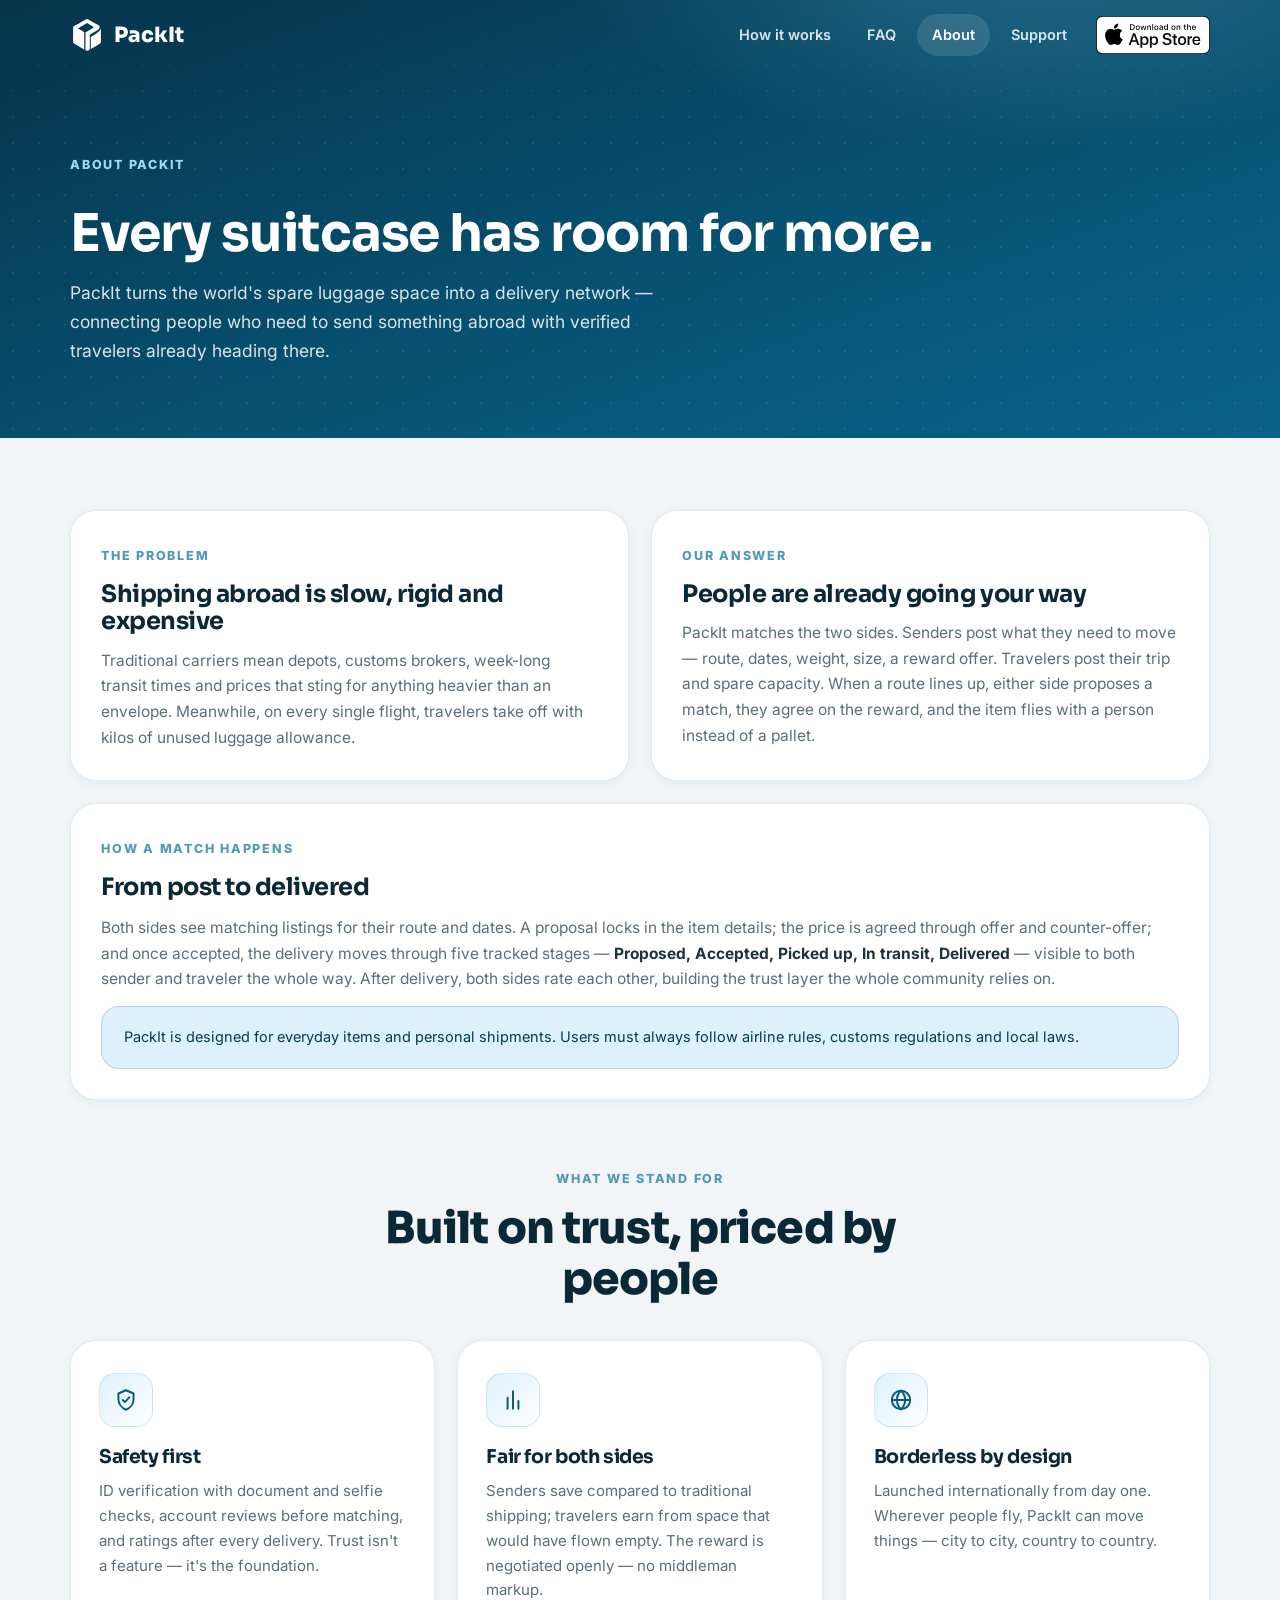
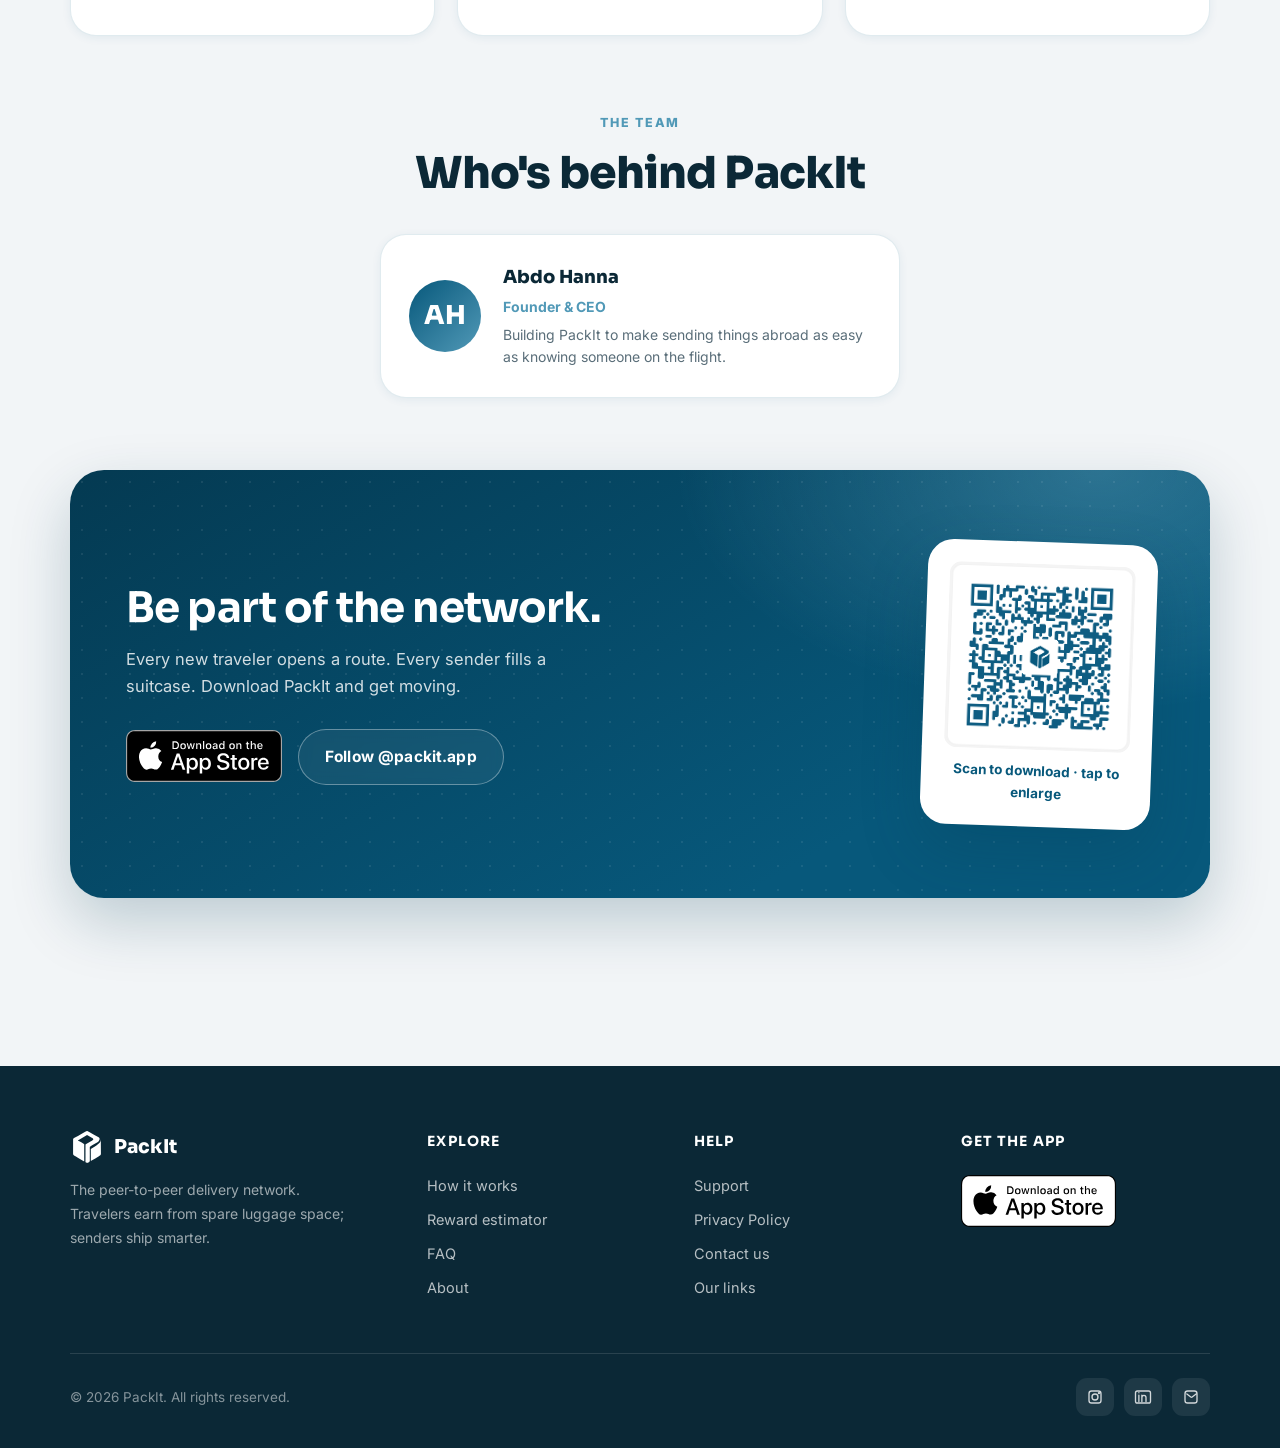
<file: about.html>
<!doctype html>
<html lang="en">
<head>
<meta charset="utf-8"/>
<meta name="viewport" content="width=device-width,initial-scale=1"/>
<title>About — PackIt</title>
<meta name="description" content="PackIt connects travelers with people who need to send items abroad. Learn how the peer-to-peer delivery network works and why we built it."/>
<link rel="canonical" href="https://itspackit.com/about.html"/>
<link rel="icon" href="assets/logo-mark.svg"/>
<link rel="preconnect" href="https://fonts.googleapis.com"/>
<link rel="preconnect" href="https://fonts.gstatic.com" crossorigin/>
<link href="https://fonts.googleapis.com/css2?family=Inter:wght@400;500;600;700&family=Sora:wght@600;700;800&display=swap" rel="stylesheet"/>
<link rel="stylesheet" href="styles.css?v=4"/>
</head>
<body>

<header class="nav">
  <div class="container nav-inner">
    <a class="brand" href="index.html">
      <img src="assets/logo-mark-white.svg" alt="PackIt logo"/><span>PackIt</span>
    </a>
    <button class="nav-toggle" aria-label="Menu" aria-expanded="false"><span></span><span></span><span></span></button>
    <nav class="nav-links">
      <a class="nav-link" href="index.html#how">How it works</a>
      <a class="nav-link" href="index.html#faq">FAQ</a>
      <a class="nav-link active" href="about.html">About</a>
      <a class="nav-link" href="support.html">Support</a>
      <a class="appstore-badge nav-badge" href="https://apps.apple.com/gb/app/packit-match-move/id6761582412" target="_blank" rel="noopener">
        <img src="assets/appstore-badge-white.svg" alt="Download on the App Store"/>
      </a>
    </nav>
  </div>
</header>

<main>

<section class="page-hero">
  <div class="container">
    <span class="eyebrow">About PackIt</span>
    <h1>Every suitcase has room for more.</h1>
    <p>PackIt turns the world's spare luggage space into a delivery network — connecting people who need to send something abroad with verified travelers already heading there.</p>
  </div>
</section>

<section class="page-body">
  <div class="container">

    <div class="split2" style="margin-bottom:22px">
      <div class="card reveal">
        <span class="eyebrow">The problem</span>
        <h2 style="font-size:24px;margin-bottom:12px">Shipping abroad is slow, rigid and expensive</h2>
        <p style="color:var(--muted);font-size:15.5px">Traditional carriers mean depots, customs brokers, week-long transit times and prices that sting for anything heavier than an envelope. Meanwhile, on every single flight, travelers take off with kilos of unused luggage allowance.</p>
      </div>
      <div class="card reveal" data-delay="1">
        <span class="eyebrow">Our answer</span>
        <h2 style="font-size:24px;margin-bottom:12px">People are already going your way</h2>
        <p style="color:var(--muted);font-size:15.5px">PackIt matches the two sides. Senders post what they need to move — route, dates, weight, size, a reward offer. Travelers post their trip and spare capacity. When a route lines up, either side proposes a match, they agree on the reward, and the item flies with a person instead of a pallet.</p>
      </div>
    </div>

    <div class="card reveal" style="margin-bottom:64px">
      <span class="eyebrow">How a match happens</span>
      <h2 style="font-size:24px;margin-bottom:14px">From post to delivered</h2>
      <p style="color:var(--muted);font-size:15.5px;margin-bottom:8px">
        Both sides see matching listings for their route and dates. A proposal locks in the item details; the price is agreed through offer and counter-offer; and once accepted, the delivery moves through five tracked stages — <b style="color:var(--text)">Proposed, Accepted, Picked up, In transit, Delivered</b> — visible to both sender and traveler the whole way. After delivery, both sides rate each other, building the trust layer the whole community relies on.
      </p>
      <div class="notice" style="margin-top:14px">
        PackIt is designed for everyday items and personal shipments. Users must always follow airline rules, customs regulations and local laws.
      </div>
    </div>

    <div class="section-head reveal" style="margin-bottom:36px">
      <span class="eyebrow">What we stand for</span>
      <h2>Built on trust, priced by people</h2>
    </div>
    <div class="value-strip" style="margin-bottom:72px">
      <div class="feature-card reveal">
        <div class="feature-icon"><svg viewBox="0 0 24 24" fill="none"><path d="M12 3l7 3v5c0 4.5-3 8.5-7 10-4-1.5-7-5.5-7-10V6l7-3Z" stroke="currentColor" stroke-width="1.8" stroke-linejoin="round"/><path d="m9 12 2 2 4-4.5" stroke="currentColor" stroke-width="1.8" stroke-linecap="round" stroke-linejoin="round"/></svg></div>
        <h3>Safety first</h3>
        <p>ID verification with document and selfie checks, account reviews before matching, and ratings after every delivery. Trust isn't a feature — it's the foundation.</p>
      </div>
      <div class="feature-card reveal" data-delay="1">
        <div class="feature-icon"><svg viewBox="0 0 24 24" fill="none"><path d="M7 20V10M12 20V4M17 20v-7" stroke="currentColor" stroke-width="1.8" stroke-linecap="round"/></svg></div>
        <h3>Fair for both sides</h3>
        <p>Senders save compared to traditional shipping; travelers earn from space that would have flown empty. The reward is negotiated openly — no middleman markup.</p>
      </div>
      <div class="feature-card reveal" data-delay="2">
        <div class="feature-icon"><svg viewBox="0 0 24 24" fill="none"><circle cx="12" cy="12" r="8.5" stroke="currentColor" stroke-width="1.8"/><path d="M3.5 12h17M12 3.5c2.5 2.3 3.8 5.2 3.8 8.5s-1.3 6.2-3.8 8.5c-2.5-2.3-3.8-5.2-3.8-8.5s1.3-6.2 3.8-8.5Z" stroke="currentColor" stroke-width="1.8"/></svg></div>
        <h3>Borderless by design</h3>
        <p>Launched internationally from day one. Wherever people fly, PackIt can move things — city to city, country to country.</p>
      </div>
    </div>

    <div class="section-head reveal" style="margin-bottom:36px">
      <span class="eyebrow">The team</span>
      <h2>Who's behind PackIt</h2>
    </div>
    <div class="founder-card reveal" style="margin:0 auto 72px">
      <div class="founder-avatar">AH</div>
      <div>
        <div class="fn">Abdo Hanna</div>
        <div class="fr">Founder &amp; CEO</div>
        <p>Building PackIt to make sending things abroad as easy as knowing someone on the flight.</p>
      </div>
    </div>

    <div class="cta-final reveal">
      <div>
        <h2>Be part of the network.</h2>
        <p>Every new traveler opens a route. Every sender fills a suitcase. Download PackIt and get moving.</p>
        <div class="cta-row">
          <a class="appstore-badge" href="https://apps.apple.com/gb/app/packit-match-move/id6761582412" target="_blank" rel="noopener">
            <img src="assets/appstore-badge.svg" alt="Download on the App Store"/>
          </a>
          <a class="btn ghost-dark" href="https://www.instagram.com/packit.app?utm_source=qr" target="_blank" rel="noopener">Follow @packit.app</a>
        </div>
      </div>
      <div class="qr-card" data-qr-zoom="assets/qr-packit-blue.png" role="button" tabindex="0" aria-label="Enlarge the App Store QR code">
        <img src="assets/qr-packit-blue.png" alt="QR code linking to PackIt on the App Store"/>
        <span>Scan to download · tap to enlarge</span>
      </div>
    </div>

  </div>
</section>

</main>

<footer class="footer">
  <div class="container">
    <div class="footer-grid">
      <div>
        <a class="brand" href="index.html"><img src="assets/logo-mark-white.svg" alt="PackIt logo"/><span>PackIt</span></a>
        <p class="footer-tag">The peer-to-peer delivery network. Travelers earn from spare luggage space; senders ship smarter.</p>
      </div>
      <div class="footer-col">
        <h5>Explore</h5>
        <a href="index.html#how">How it works</a>
        <a href="index.html#estimate">Reward estimator</a>
        <a href="index.html#faq">FAQ</a>
        <a href="about.html">About</a>
      </div>
      <div class="footer-col">
        <h5>Help</h5>
        <a href="support.html">Support</a>
        <a href="privacy.html">Privacy Policy</a>
        <a href="mailto:support@itspackit.com">Contact us</a>
        <a href="links.html">Our links</a>
      </div>
      <div class="footer-col">
        <h5>Get the app</h5>
        <a class="appstore-badge" href="https://apps.apple.com/gb/app/packit-match-move/id6761582412" target="_blank" rel="noopener" style="padding:6px 0">
          <img src="assets/appstore-badge-white.svg" alt="Download on the App Store"/>
        </a>
      </div>
    </div>
    <div class="footer-bottom">
      <span>© <span data-year>2026</span> PackIt. All rights reserved.</span>
      <div class="footer-social">
        <a href="https://www.instagram.com/packit.app?utm_source=qr" target="_blank" rel="noopener" aria-label="Instagram">
          <svg viewBox="0 0 24 24" fill="none"><path d="M7.5 4h9A3.5 3.5 0 0 1 20 7.5v9A3.5 3.5 0 0 1 16.5 20h-9A3.5 3.5 0 0 1 4 16.5v-9A3.5 3.5 0 0 1 7.5 4Z" stroke="currentColor" stroke-width="1.8"/><path d="M12 16a4 4 0 1 0 0-8 4 4 0 0 0 0 8Z" stroke="currentColor" stroke-width="1.8"/><path d="M17.2 6.8h.01" stroke="currentColor" stroke-width="3.2" stroke-linecap="round"/></svg>
        </a>
        <a href="https://www.linkedin.com/company/itspackit" target="_blank" rel="noopener" aria-label="LinkedIn">
          <svg viewBox="0 0 24 24" fill="none"><path d="M4.5 4h15A2.5 2.5 0 0 1 22 6.5v11A2.5 2.5 0 0 1 19.5 20h-15A2.5 2.5 0 0 1 2 17.5v-11A2.5 2.5 0 0 1 4.5 4Z" stroke="currentColor" stroke-width="1.8"/><path d="M6.5 9.5V18M6.5 6.2h.01M10.5 18v-5.2c0-1.6 1-3 2.8-3 1.7 0 2.7 1.1 2.7 3V18M10.5 9.5V18" stroke="currentColor" stroke-width="1.8" stroke-linecap="round"/></svg>
        </a>
        <a href="mailto:support@itspackit.com" aria-label="Email">
          <svg viewBox="0 0 24 24" fill="none"><path d="M4 7.5A3.5 3.5 0 0 1 7.5 4h9A3.5 3.5 0 0 1 20 7.5v9A3.5 3.5 0 0 1 16.5 20h-9A3.5 3.5 0 0 1 4 16.5v-9Z" stroke="currentColor" stroke-width="1.8"/><path d="m6.5 8 5.2 4.1a1.5 1.5 0 0 0 1.9 0L18.8 8" stroke="currentColor" stroke-width="1.8" stroke-linecap="round" stroke-linejoin="round"/></svg>
        </a>
      </div>
    </div>
  </div>
</footer>

<script src="script.js?v=4"></script>
</body>
</html>
</file>
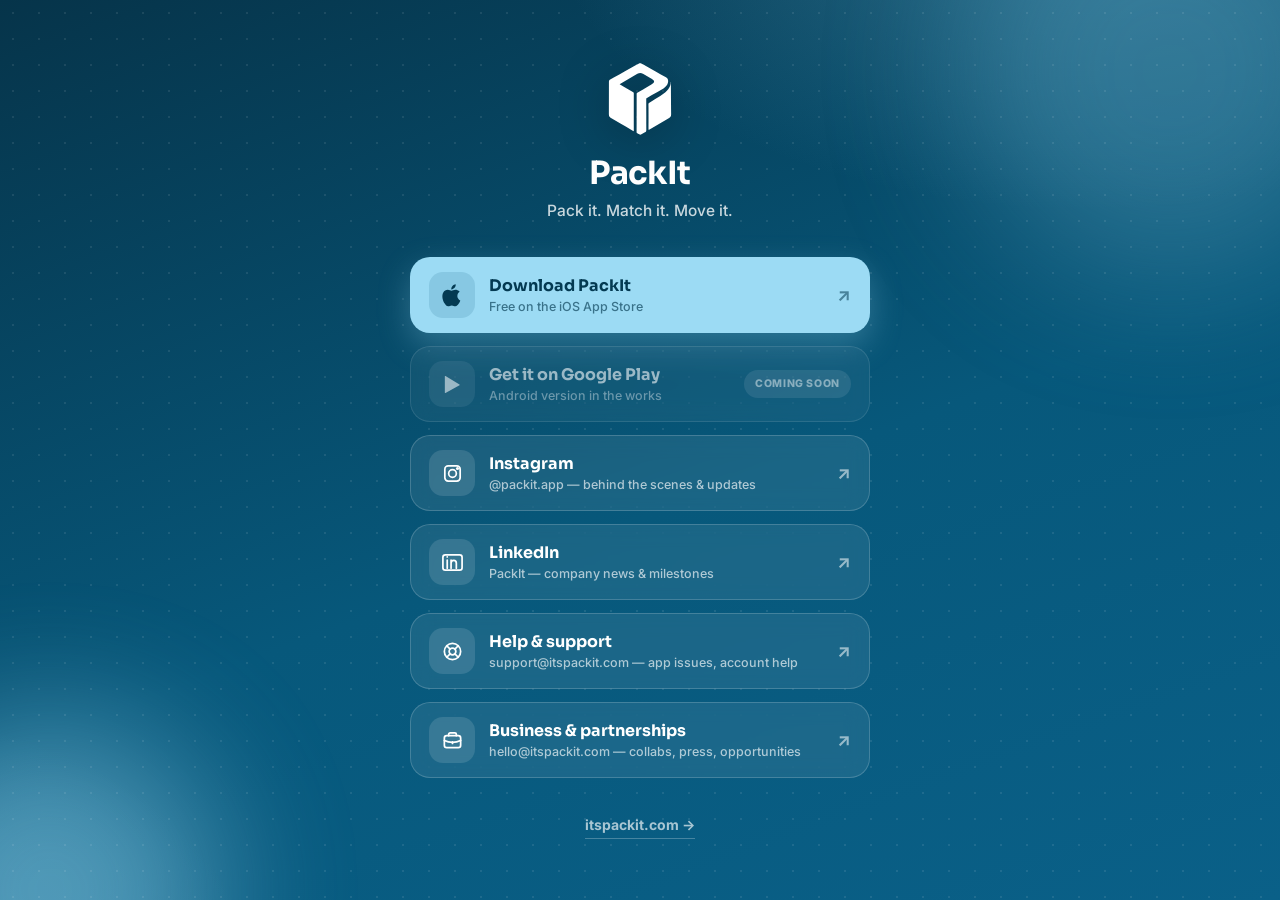
<file: links.html>
<!doctype html>
<html lang="en">
<head>
<meta charset="utf-8"/>
<meta name="viewport" content="width=device-width,initial-scale=1"/>
<title>PackIt — Our Links</title>
<meta name="description" content="All PackIt links in one place — download the app, follow us on Instagram and LinkedIn."/>
<link rel="canonical" href="https://itspackit.com/links"/>
<link rel="icon" href="assets/logo-mark.svg"/>
<link rel="preconnect" href="https://fonts.googleapis.com"/>
<link rel="preconnect" href="https://fonts.gstatic.com" crossorigin/>
<link href="https://fonts.googleapis.com/css2?family=Inter:wght@400;500;600;700&family=Sora:wght@600;700;800&display=swap" rel="stylesheet"/>
<link rel="stylesheet" href="styles.css?v=4"/>
</head>
<body class="links-body">

<div class="orb a"></div><div class="orb b"></div>

<main class="links-wrap">
  <div class="links-card">
    <img class="links-logo" src="assets/logo-mark-white.svg" alt="PackIt logo"/>
    <h1>PackIt</h1>
    <p class="links-tag">Pack it. Match it. Move it.</p>

    <a class="link-btn primary" href="https://apps.apple.com/gb/app/packit-match-move/id6761582412" target="_blank" rel="noopener">
      <span class="lb-ico">
        <svg viewBox="0 0 24 24" fill="currentColor"><path d="M17.05 12.54c-.03-2.9 2.37-4.29 2.48-4.36-1.35-1.97-3.45-2.24-4.2-2.27-1.79-.18-3.49 1.05-4.4 1.05-.9 0-2.3-1.03-3.79-1-1.95.03-3.75 1.13-4.75 2.88-2.03 3.52-.52 8.72 1.46 11.58.97 1.4 2.12 2.97 3.63 2.91 1.46-.06 2.01-.94 3.77-.94s2.26.94 3.8.91c1.57-.03 2.57-1.42 3.53-2.83 1.11-1.62 1.57-3.19 1.6-3.27-.04-.02-3.07-1.18-3.13-4.66ZM14.16 4.02c.8-.97 1.34-2.32 1.19-3.67-1.15.05-2.55.77-3.38 1.74-.74.86-1.39 2.23-1.22 3.55 1.29.1 2.6-.65 3.41-1.62Z"/></svg>
      </span>
      <span class="lb-txt">Download PackIt<small>Free on the iOS App Store</small></span>
      <span class="lb-arrow">↗</span>
    </a>

    <div class="link-btn disabled" aria-disabled="true">
      <span class="lb-ico">
        <svg viewBox="0 0 24 24" fill="currentColor"><path d="M4 3.5v17c0 .4.4.6.7.4l14.6-8.1c.4-.2.4-.7 0-.9L4.7 3.1c-.3-.2-.7 0-.7.4Z"/></svg>
      </span>
      <span class="lb-txt">Get it on Google Play<small>Android version in the works</small></span>
      <span class="soon-badge">Coming soon</span>
    </div>

    <a class="link-btn" href="https://www.instagram.com/packit.app?utm_source=qr" target="_blank" rel="noopener">
      <span class="lb-ico">
        <svg viewBox="0 0 24 24" fill="none"><path d="M7.5 4h9A3.5 3.5 0 0 1 20 7.5v9A3.5 3.5 0 0 1 16.5 20h-9A3.5 3.5 0 0 1 4 16.5v-9A3.5 3.5 0 0 1 7.5 4Z" stroke="currentColor" stroke-width="1.8"/><path d="M12 16a4 4 0 1 0 0-8 4 4 0 0 0 0 8Z" stroke="currentColor" stroke-width="1.8"/><path d="M17.2 6.8h.01" stroke="currentColor" stroke-width="3.2" stroke-linecap="round"/></svg>
      </span>
      <span class="lb-txt">Instagram<small>@packit.app — behind the scenes &amp; updates</small></span>
      <span class="lb-arrow">↗</span>
    </a>

    <a class="link-btn" href="https://www.linkedin.com/company/itspackit" target="_blank" rel="noopener">
      <span class="lb-ico">
        <svg viewBox="0 0 24 24" fill="none"><path d="M4.5 4h15A2.5 2.5 0 0 1 22 6.5v11A2.5 2.5 0 0 1 19.5 20h-15A2.5 2.5 0 0 1 2 17.5v-11A2.5 2.5 0 0 1 4.5 4Z" stroke="currentColor" stroke-width="1.8"/><path d="M6.5 9.5V18M6.5 6.2h.01M10.5 18v-5.2c0-1.6 1-3 2.8-3 1.7 0 2.7 1.1 2.7 3V18M10.5 9.5V18" stroke="currentColor" stroke-width="1.8" stroke-linecap="round"/></svg>
      </span>
      <span class="lb-txt">LinkedIn<small>PackIt — company news &amp; milestones</small></span>
      <span class="lb-arrow">↗</span>
    </a>

    <a class="link-btn" href="mailto:support@itspackit.com">
      <span class="lb-ico">
        <svg viewBox="0 0 24 24" fill="none"><circle cx="12" cy="12" r="8.5" stroke="currentColor" stroke-width="1.8"/><circle cx="12" cy="12" r="3.5" stroke="currentColor" stroke-width="1.8"/><path d="M6 6l3.5 3.5M18 6l-3.5 3.5M6 18l3.5-3.5M18 18l-3.5-3.5" stroke="currentColor" stroke-width="1.8" stroke-linecap="round"/></svg>
      </span>
      <span class="lb-txt">Help &amp; support<small>support@itspackit.com — app issues, account help</small></span>
      <span class="lb-arrow">↗</span>
    </a>

    <a class="link-btn" href="mailto:hello@itspackit.com">
      <span class="lb-ico">
        <svg viewBox="0 0 24 24" fill="none"><path d="M8 7V5.5A1.5 1.5 0 0 1 9.5 4h5A1.5 1.5 0 0 1 16 5.5V7" stroke="currentColor" stroke-width="1.8" stroke-linecap="round"/><rect x="3.5" y="7" width="17" height="12.5" rx="2.5" stroke="currentColor" stroke-width="1.8"/><path d="M3.5 12c2.8 1.4 5.6 2 8.5 2s5.7-.6 8.5-2" stroke="currentColor" stroke-width="1.8" stroke-linecap="round"/><path d="M12 13.5v1.5" stroke="currentColor" stroke-width="1.8" stroke-linecap="round"/></svg>
      </span>
      <span class="lb-txt">Business &amp; partnerships<small>hello@itspackit.com — collabs, press, opportunities</small></span>
      <span class="lb-arrow">↗</span>
    </a>

    <a class="links-home" href="index.html">itspackit.com →</a>
  </div>
</main>

</body>
</html>
</file>
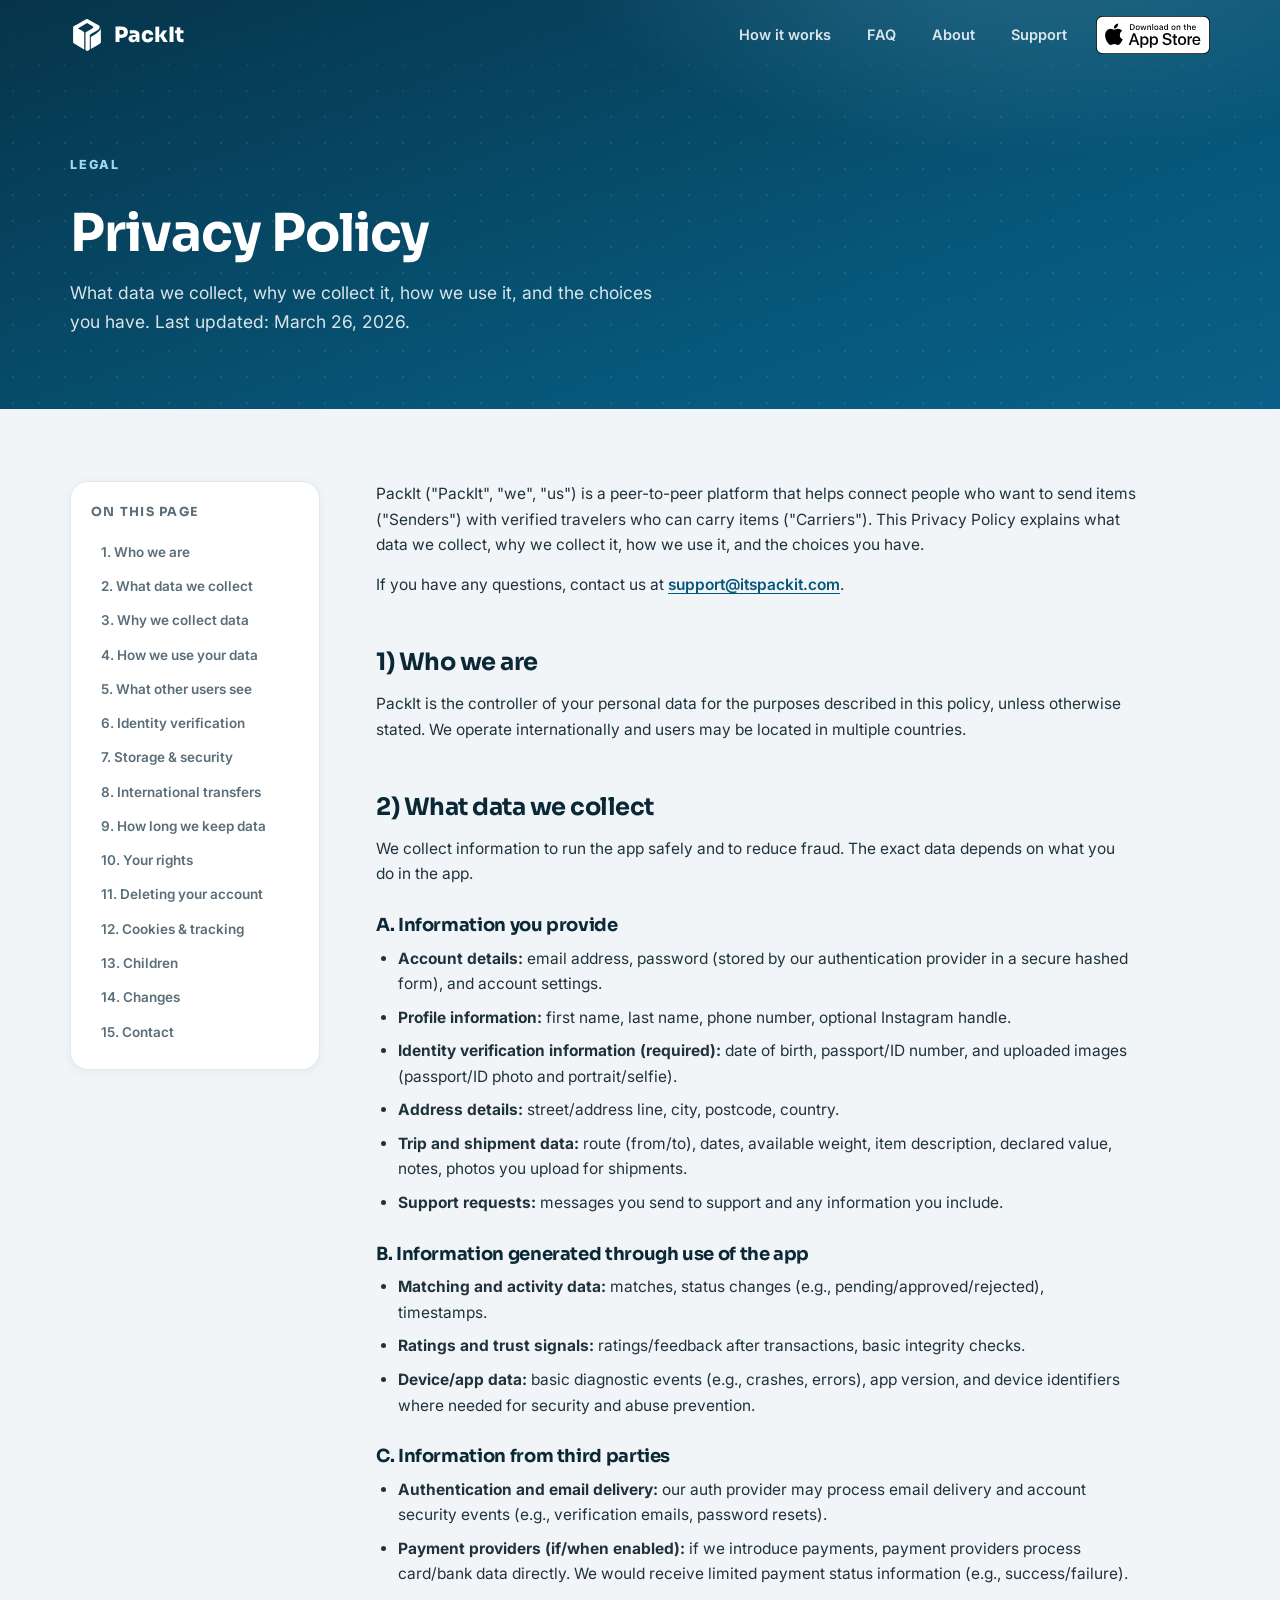
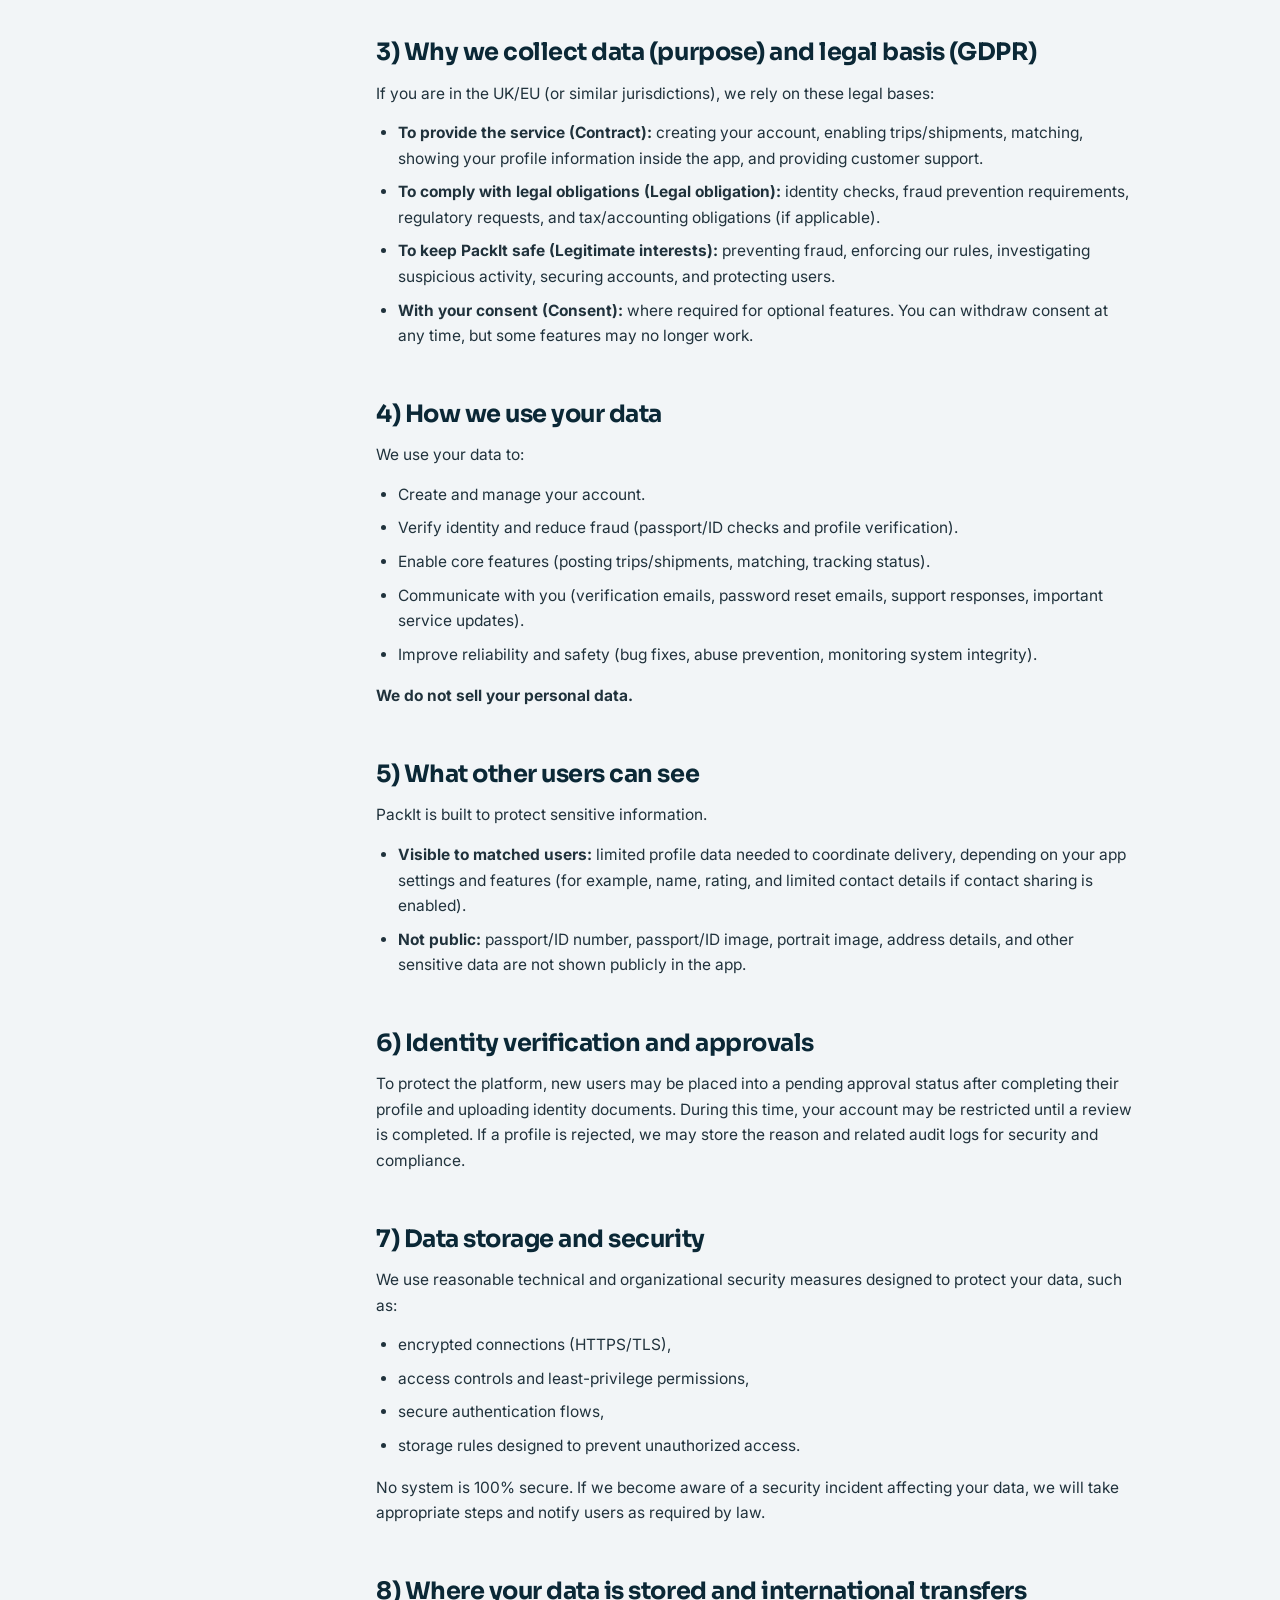
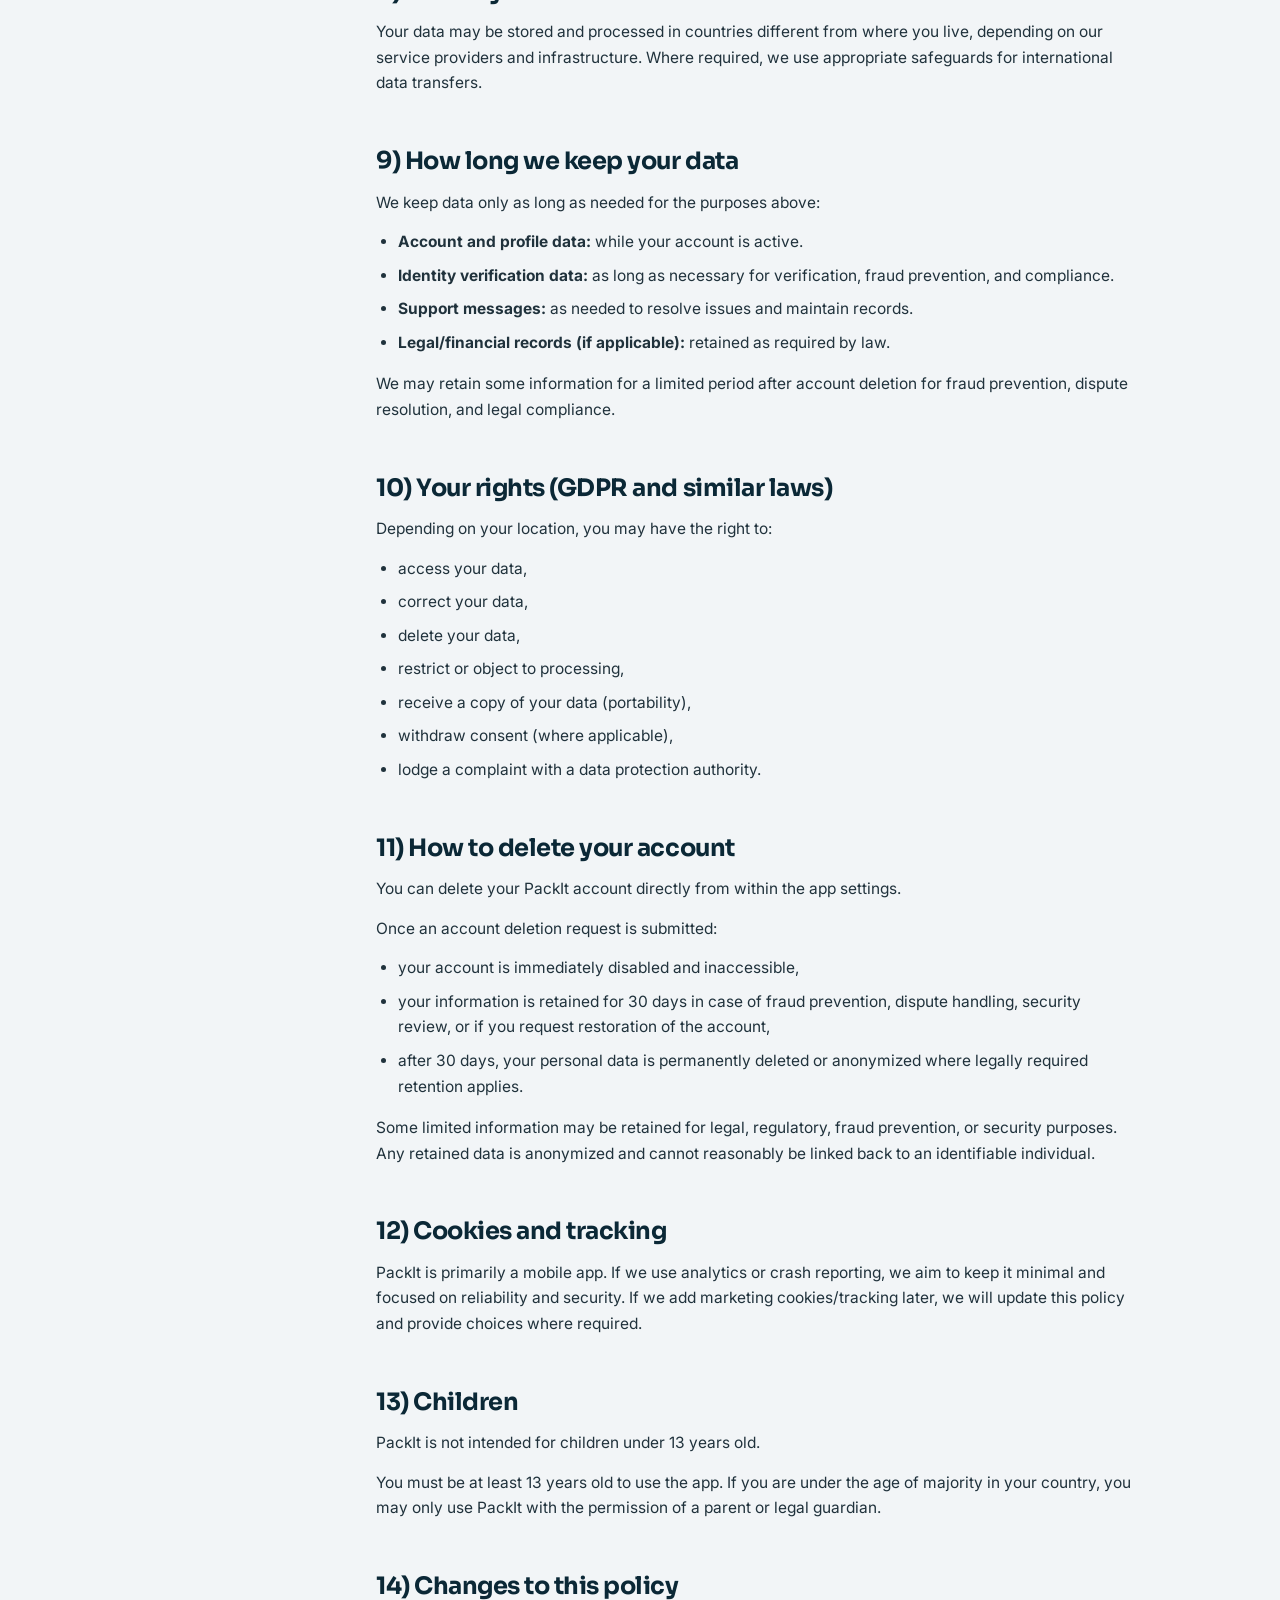
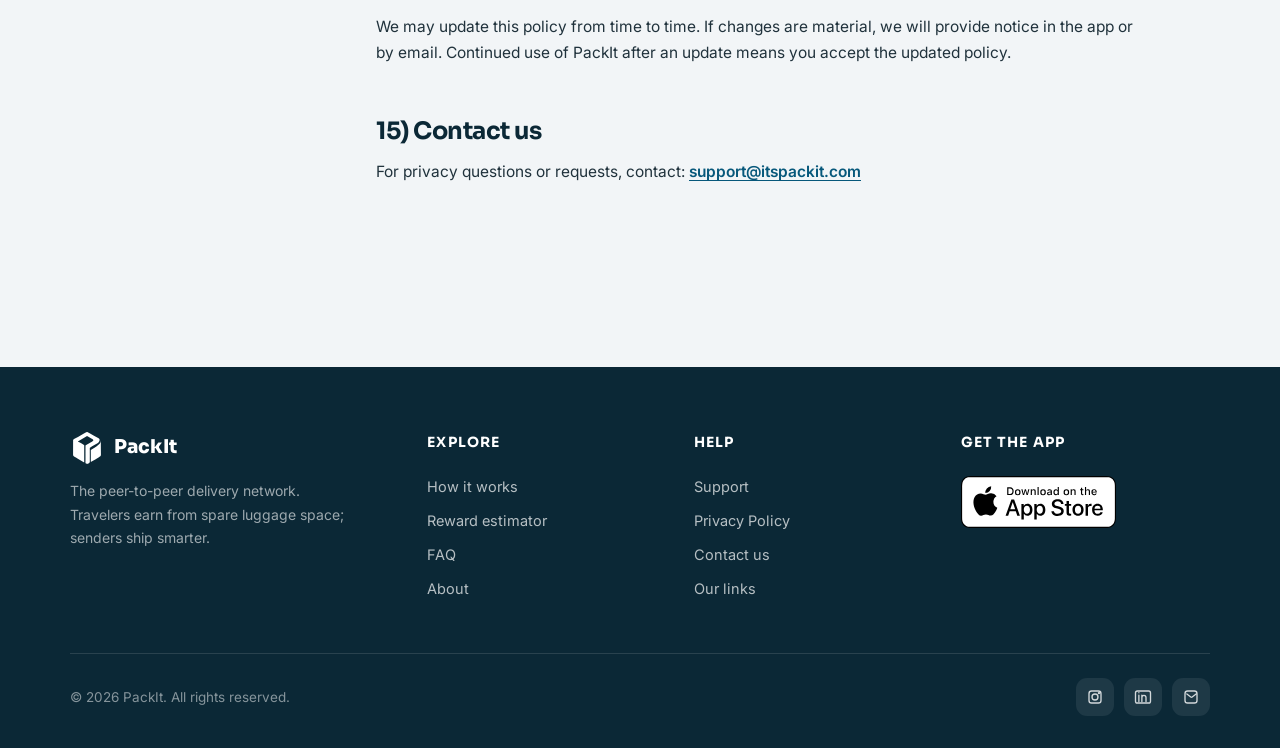
<file: privacy.html>
<!doctype html>
<html lang="en">
<head>
<meta charset="utf-8"/>
<meta name="viewport" content="width=device-width,initial-scale=1"/>
<title>Privacy Policy — PackIt</title>
<meta name="description" content="PackIt Privacy Policy — what data we collect, why, how we use it, and the choices you have."/>
<link rel="canonical" href="https://itspackit.com/privacy.html"/>
<link rel="icon" href="assets/logo-mark.svg"/>
<link rel="preconnect" href="https://fonts.googleapis.com"/>
<link rel="preconnect" href="https://fonts.gstatic.com" crossorigin/>
<link href="https://fonts.googleapis.com/css2?family=Inter:wght@400;500;600;700&family=Sora:wght@600;700;800&display=swap" rel="stylesheet"/>
<link rel="stylesheet" href="styles.css?v=4"/>
</head>
<body>

<header class="nav">
  <div class="container nav-inner">
    <a class="brand" href="index.html">
      <img src="assets/logo-mark-white.svg" alt="PackIt logo"/><span>PackIt</span>
    </a>
    <button class="nav-toggle" aria-label="Menu" aria-expanded="false"><span></span><span></span><span></span></button>
    <nav class="nav-links">
      <a class="nav-link" href="index.html#how">How it works</a>
      <a class="nav-link" href="index.html#faq">FAQ</a>
      <a class="nav-link" href="about.html">About</a>
      <a class="nav-link" href="support.html">Support</a>
      <a class="appstore-badge nav-badge" href="https://apps.apple.com/gb/app/packit-match-move/id6761582412" target="_blank" rel="noopener">
        <img src="assets/appstore-badge-white.svg" alt="Download on the App Store"/>
      </a>
    </nav>
  </div>
</header>

<main>

<section class="page-hero">
  <div class="container">
    <span class="eyebrow">Legal</span>
    <h1>Privacy Policy</h1>
    <p>What data we collect, why we collect it, how we use it, and the choices you have. Last updated: March 26, 2026.</p>
  </div>
</section>

<section class="page-body">
  <div class="container legal-layout">

    <aside class="toc">
      <h5>On this page</h5>
      <a href="#who">1. Who we are</a>
      <a href="#collect">2. What data we collect</a>
      <a href="#why">3. Why we collect data</a>
      <a href="#use">4. How we use your data</a>
      <a href="#visible">5. What other users see</a>
      <a href="#verification">6. Identity verification</a>
      <a href="#security">7. Storage &amp; security</a>
      <a href="#transfers">8. International transfers</a>
      <a href="#retention">9. How long we keep data</a>
      <a href="#rights">10. Your rights</a>
      <a href="#deletion">11. Deleting your account</a>
      <a href="#cookies">12. Cookies &amp; tracking</a>
      <a href="#children">13. Children</a>
      <a href="#changes">14. Changes</a>
      <a href="#contact">15. Contact</a>
    </aside>

    <div class="prose">
      <p>PackIt ("PackIt", "we", "us") is a peer-to-peer platform that helps connect people who want to send items ("Senders") with verified travelers who can carry items ("Carriers"). This Privacy Policy explains what data we collect, why we collect it, how we use it, and the choices you have.</p>
      <p>If you have any questions, contact us at <a href="mailto:support@itspackit.com">support@itspackit.com</a>.</p>

      <h2 id="who">1) Who we are</h2>
      <p>PackIt is the controller of your personal data for the purposes described in this policy, unless otherwise stated. We operate internationally and users may be located in multiple countries.</p>

      <h2 id="collect">2) What data we collect</h2>
      <p>We collect information to run the app safely and to reduce fraud. The exact data depends on what you do in the app.</p>
      <h3>A. Information you provide</h3>
      <ul>
        <li><b>Account details:</b> email address, password (stored by our authentication provider in a secure hashed form), and account settings.</li>
        <li><b>Profile information:</b> first name, last name, phone number, optional Instagram handle.</li>
        <li><b>Identity verification information (required):</b> date of birth, passport/ID number, and uploaded images (passport/ID photo and portrait/selfie).</li>
        <li><b>Address details:</b> street/address line, city, postcode, country.</li>
        <li><b>Trip and shipment data:</b> route (from/to), dates, available weight, item description, declared value, notes, photos you upload for shipments.</li>
        <li><b>Support requests:</b> messages you send to support and any information you include.</li>
      </ul>
      <h3>B. Information generated through use of the app</h3>
      <ul>
        <li><b>Matching and activity data:</b> matches, status changes (e.g., pending/approved/rejected), timestamps.</li>
        <li><b>Ratings and trust signals:</b> ratings/feedback after transactions, basic integrity checks.</li>
        <li><b>Device/app data:</b> basic diagnostic events (e.g., crashes, errors), app version, and device identifiers where needed for security and abuse prevention.</li>
      </ul>
      <h3>C. Information from third parties</h3>
      <ul>
        <li><b>Authentication and email delivery:</b> our auth provider may process email delivery and account security events (e.g., verification emails, password resets).</li>
        <li><b>Payment providers (if/when enabled):</b> if we introduce payments, payment providers process card/bank data directly. We would receive limited payment status information (e.g., success/failure).</li>
      </ul>

      <h2 id="why">3) Why we collect data (purpose) and legal basis (GDPR)</h2>
      <p>If you are in the UK/EU (or similar jurisdictions), we rely on these legal bases:</p>
      <ul>
        <li><b>To provide the service (Contract):</b> creating your account, enabling trips/shipments, matching, showing your profile information inside the app, and providing customer support.</li>
        <li><b>To comply with legal obligations (Legal obligation):</b> identity checks, fraud prevention requirements, regulatory requests, and tax/accounting obligations (if applicable).</li>
        <li><b>To keep PackIt safe (Legitimate interests):</b> preventing fraud, enforcing our rules, investigating suspicious activity, securing accounts, and protecting users.</li>
        <li><b>With your consent (Consent):</b> where required for optional features. You can withdraw consent at any time, but some features may no longer work.</li>
      </ul>

      <h2 id="use">4) How we use your data</h2>
      <p>We use your data to:</p>
      <ul>
        <li>Create and manage your account.</li>
        <li>Verify identity and reduce fraud (passport/ID checks and profile verification).</li>
        <li>Enable core features (posting trips/shipments, matching, tracking status).</li>
        <li>Communicate with you (verification emails, password reset emails, support responses, important service updates).</li>
        <li>Improve reliability and safety (bug fixes, abuse prevention, monitoring system integrity).</li>
      </ul>
      <p><b>We do not sell your personal data.</b></p>

      <h2 id="visible">5) What other users can see</h2>
      <p>PackIt is built to protect sensitive information.</p>
      <ul>
        <li><b>Visible to matched users:</b> limited profile data needed to coordinate delivery, depending on your app settings and features (for example, name, rating, and limited contact details if contact sharing is enabled).</li>
        <li><b>Not public:</b> passport/ID number, passport/ID image, portrait image, address details, and other sensitive data are not shown publicly in the app.</li>
      </ul>

      <h2 id="verification">6) Identity verification and approvals</h2>
      <p>To protect the platform, new users may be placed into a pending approval status after completing their profile and uploading identity documents. During this time, your account may be restricted until a review is completed. If a profile is rejected, we may store the reason and related audit logs for security and compliance.</p>

      <h2 id="security">7) Data storage and security</h2>
      <p>We use reasonable technical and organizational security measures designed to protect your data, such as:</p>
      <ul>
        <li>encrypted connections (HTTPS/TLS),</li>
        <li>access controls and least-privilege permissions,</li>
        <li>secure authentication flows,</li>
        <li>storage rules designed to prevent unauthorized access.</li>
      </ul>
      <p>No system is 100% secure. If we become aware of a security incident affecting your data, we will take appropriate steps and notify users as required by law.</p>

      <h2 id="transfers">8) Where your data is stored and international transfers</h2>
      <p>Your data may be stored and processed in countries different from where you live, depending on our service providers and infrastructure. Where required, we use appropriate safeguards for international data transfers.</p>

      <h2 id="retention">9) How long we keep your data</h2>
      <p>We keep data only as long as needed for the purposes above:</p>
      <ul>
        <li><b>Account and profile data:</b> while your account is active.</li>
        <li><b>Identity verification data:</b> as long as necessary for verification, fraud prevention, and compliance.</li>
        <li><b>Support messages:</b> as needed to resolve issues and maintain records.</li>
        <li><b>Legal/financial records (if applicable):</b> retained as required by law.</li>
      </ul>
      <p>We may retain some information for a limited period after account deletion for fraud prevention, dispute resolution, and legal compliance.</p>

      <h2 id="rights">10) Your rights (GDPR and similar laws)</h2>
      <p>Depending on your location, you may have the right to:</p>
      <ul>
        <li>access your data,</li>
        <li>correct your data,</li>
        <li>delete your data,</li>
        <li>restrict or object to processing,</li>
        <li>receive a copy of your data (portability),</li>
        <li>withdraw consent (where applicable),</li>
        <li>lodge a complaint with a data protection authority.</li>
      </ul>

      <h2 id="deletion">11) How to delete your account</h2>
      <p>You can delete your PackIt account directly from within the app settings.</p>
      <p>Once an account deletion request is submitted:</p>
      <ul>
        <li>your account is immediately disabled and inaccessible,</li>
        <li>your information is retained for 30 days in case of fraud prevention, dispute handling, security review, or if you request restoration of the account,</li>
        <li>after 30 days, your personal data is permanently deleted or anonymized where legally required retention applies.</li>
      </ul>
      <p>Some limited information may be retained for legal, regulatory, fraud prevention, or security purposes. Any retained data is anonymized and cannot reasonably be linked back to an identifiable individual.</p>

      <h2 id="cookies">12) Cookies and tracking</h2>
      <p>PackIt is primarily a mobile app. If we use analytics or crash reporting, we aim to keep it minimal and focused on reliability and security. If we add marketing cookies/tracking later, we will update this policy and provide choices where required.</p>

      <h2 id="children">13) Children</h2>
      <p>PackIt is not intended for children under 13 years old.</p>
      <p>You must be at least 13 years old to use the app. If you are under the age of majority in your country, you may only use PackIt with the permission of a parent or legal guardian.</p>

      <h2 id="changes">14) Changes to this policy</h2>
      <p>We may update this policy from time to time. If changes are material, we will provide notice in the app or by email. Continued use of PackIt after an update means you accept the updated policy.</p>

      <h2 id="contact">15) Contact us</h2>
      <p>For privacy questions or requests, contact: <a href="mailto:support@itspackit.com">support@itspackit.com</a></p>
    </div>

  </div>
</section>

</main>

<footer class="footer">
  <div class="container">
    <div class="footer-grid">
      <div>
        <a class="brand" href="index.html"><img src="assets/logo-mark-white.svg" alt="PackIt logo"/><span>PackIt</span></a>
        <p class="footer-tag">The peer-to-peer delivery network. Travelers earn from spare luggage space; senders ship smarter.</p>
      </div>
      <div class="footer-col">
        <h5>Explore</h5>
        <a href="index.html#how">How it works</a>
        <a href="index.html#estimate">Reward estimator</a>
        <a href="index.html#faq">FAQ</a>
        <a href="about.html">About</a>
      </div>
      <div class="footer-col">
        <h5>Help</h5>
        <a href="support.html">Support</a>
        <a href="privacy.html">Privacy Policy</a>
        <a href="mailto:support@itspackit.com">Contact us</a>
        <a href="links.html">Our links</a>
      </div>
      <div class="footer-col">
        <h5>Get the app</h5>
        <a class="appstore-badge" href="https://apps.apple.com/gb/app/packit-match-move/id6761582412" target="_blank" rel="noopener" style="padding:6px 0">
          <img src="assets/appstore-badge-white.svg" alt="Download on the App Store"/>
        </a>
      </div>
    </div>
    <div class="footer-bottom">
      <span>© <span data-year>2026</span> PackIt. All rights reserved.</span>
      <div class="footer-social">
        <a href="https://www.instagram.com/packit.app?utm_source=qr" target="_blank" rel="noopener" aria-label="Instagram">
          <svg viewBox="0 0 24 24" fill="none"><path d="M7.5 4h9A3.5 3.5 0 0 1 20 7.5v9A3.5 3.5 0 0 1 16.5 20h-9A3.5 3.5 0 0 1 4 16.5v-9A3.5 3.5 0 0 1 7.5 4Z" stroke="currentColor" stroke-width="1.8"/><path d="M12 16a4 4 0 1 0 0-8 4 4 0 0 0 0 8Z" stroke="currentColor" stroke-width="1.8"/><path d="M17.2 6.8h.01" stroke="currentColor" stroke-width="3.2" stroke-linecap="round"/></svg>
        </a>
        <a href="https://www.linkedin.com/company/itspackit" target="_blank" rel="noopener" aria-label="LinkedIn">
          <svg viewBox="0 0 24 24" fill="none"><path d="M4.5 4h15A2.5 2.5 0 0 1 22 6.5v11A2.5 2.5 0 0 1 19.5 20h-15A2.5 2.5 0 0 1 2 17.5v-11A2.5 2.5 0 0 1 4.5 4Z" stroke="currentColor" stroke-width="1.8"/><path d="M6.5 9.5V18M6.5 6.2h.01M10.5 18v-5.2c0-1.6 1-3 2.8-3 1.7 0 2.7 1.1 2.7 3V18M10.5 9.5V18" stroke="currentColor" stroke-width="1.8" stroke-linecap="round"/></svg>
        </a>
        <a href="mailto:support@itspackit.com" aria-label="Email">
          <svg viewBox="0 0 24 24" fill="none"><path d="M4 7.5A3.5 3.5 0 0 1 7.5 4h9A3.5 3.5 0 0 1 20 7.5v9A3.5 3.5 0 0 1 16.5 20h-9A3.5 3.5 0 0 1 4 16.5v-9Z" stroke="currentColor" stroke-width="1.8"/><path d="m6.5 8 5.2 4.1a1.5 1.5 0 0 0 1.9 0L18.8 8" stroke="currentColor" stroke-width="1.8" stroke-linecap="round" stroke-linejoin="round"/></svg>
        </a>
      </div>
    </div>
  </div>
</footer>

<script src="script.js?v=4"></script>
</body>
</html>
</file>
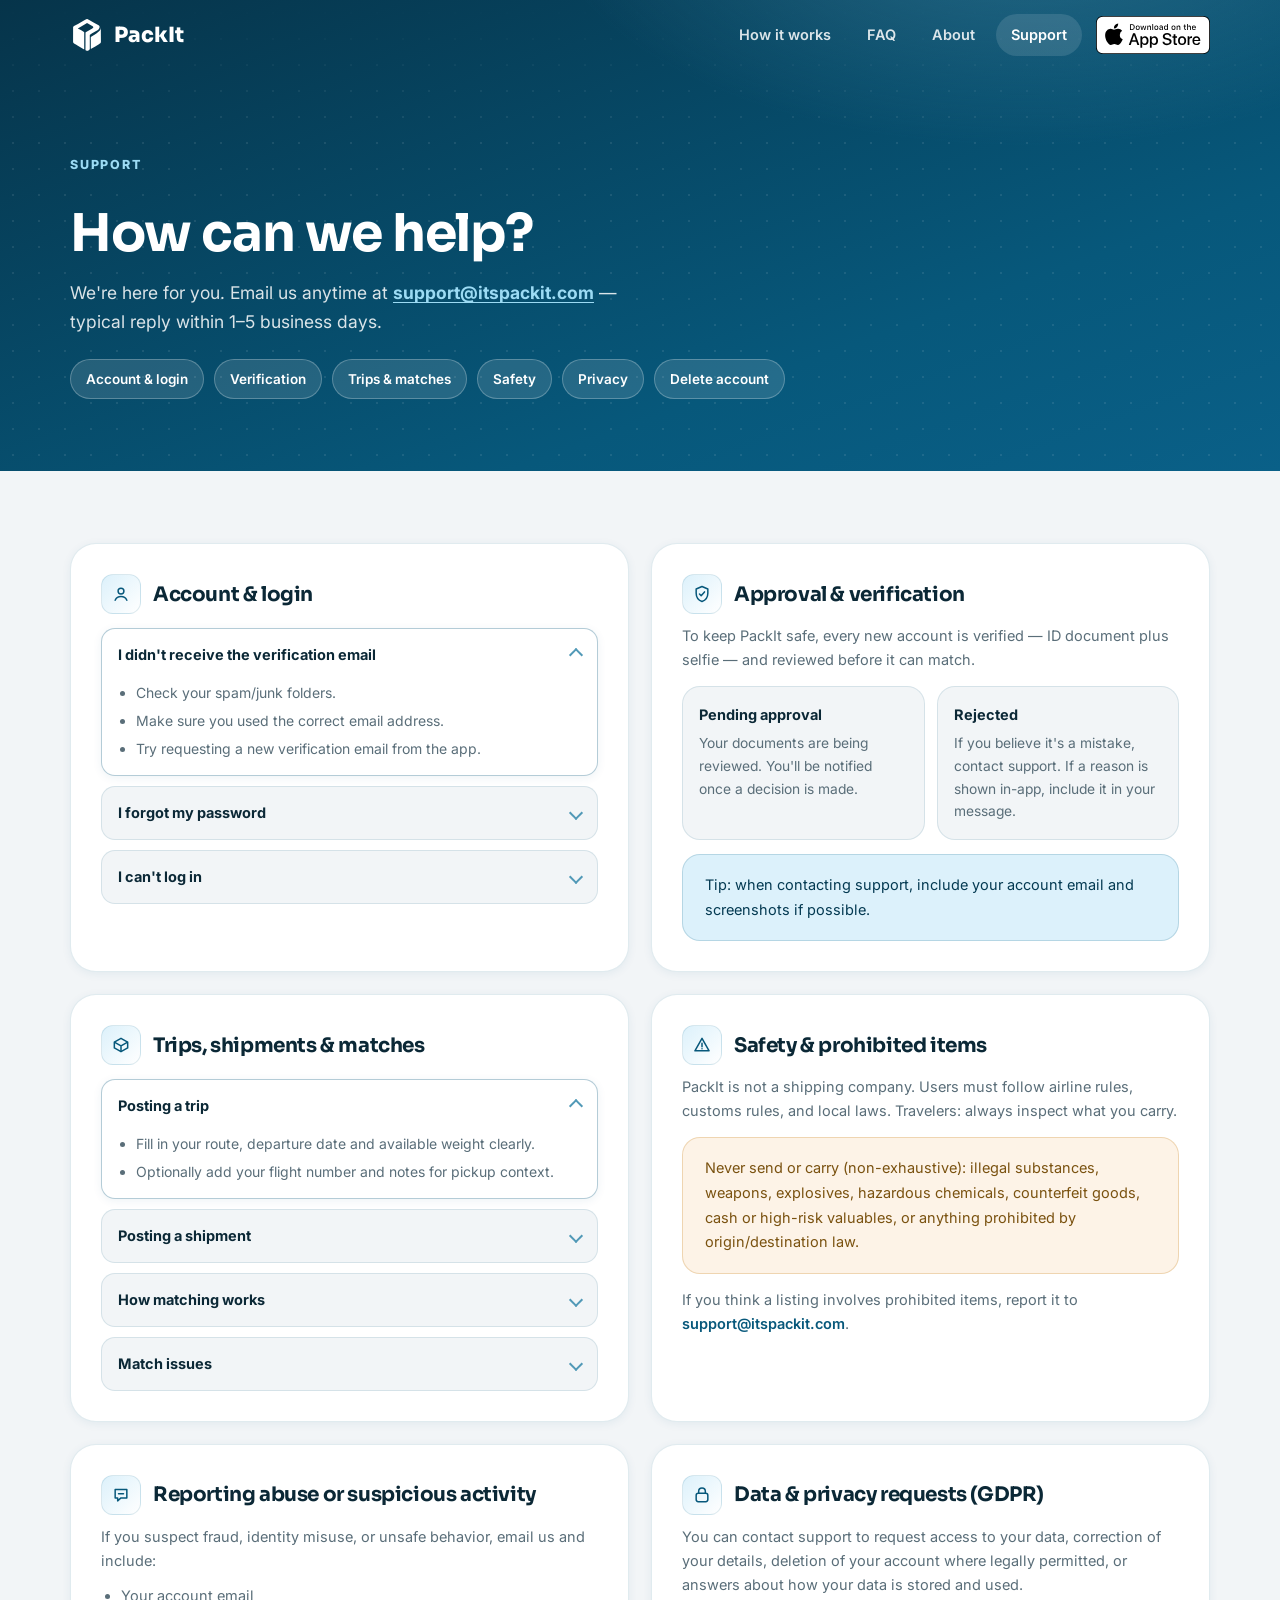
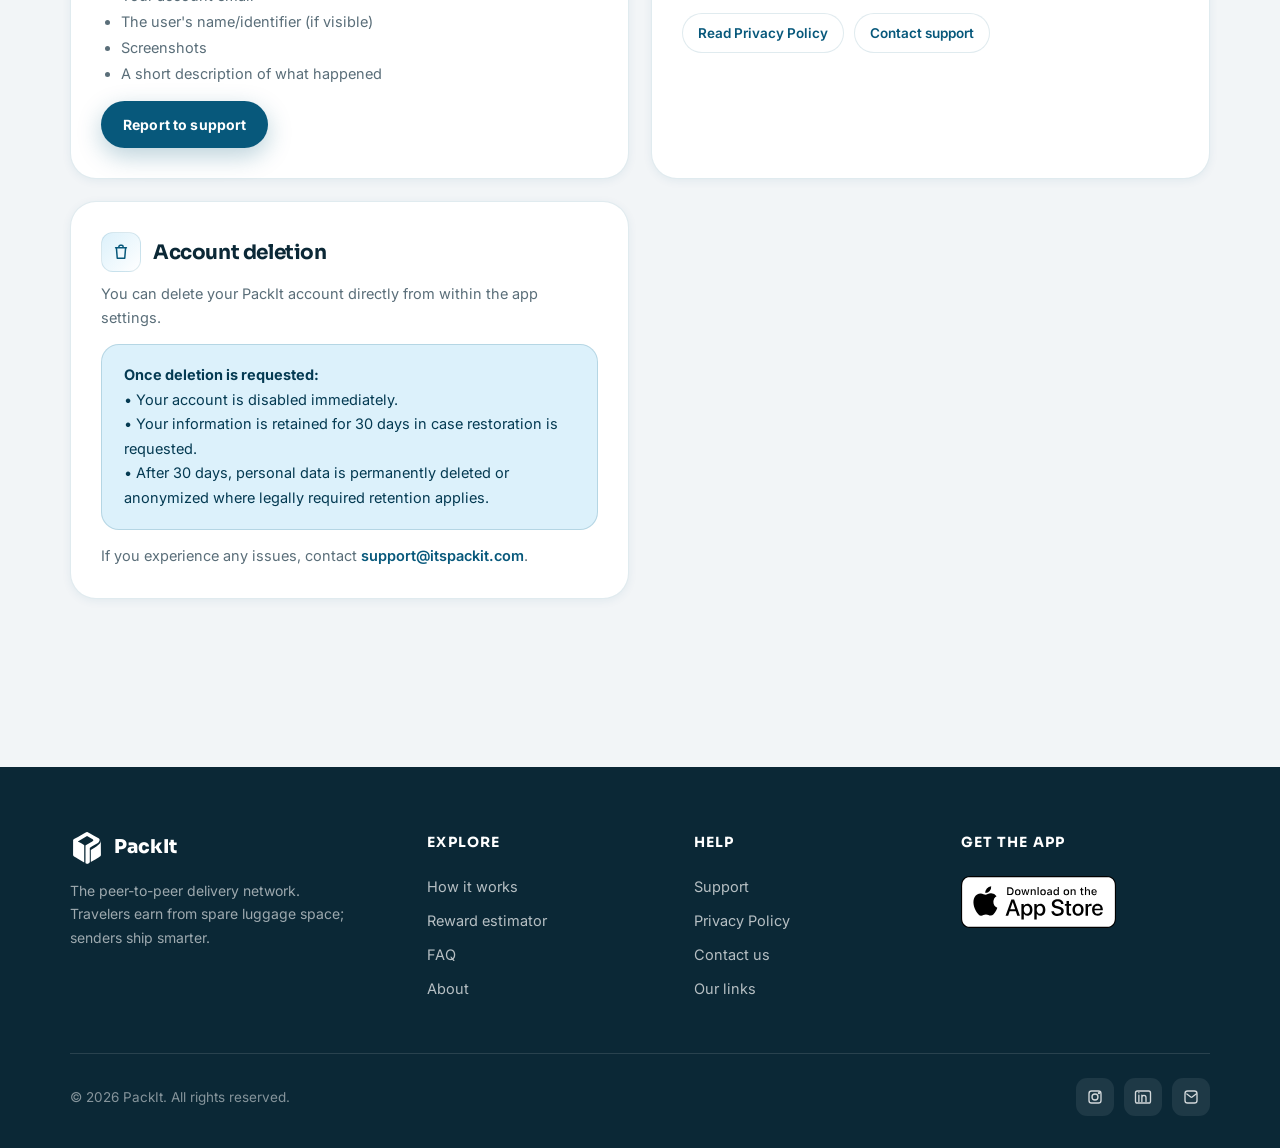
<file: support.html>
<!doctype html>
<html lang="en">
<head>
<meta charset="utf-8"/>
<meta name="viewport" content="width=device-width,initial-scale=1"/>
<title>Support — PackIt</title>
<meta name="description" content="PackIt Support — help with login, verification, trips, shipments, matches, safety, and privacy requests."/>
<link rel="canonical" href="https://itspackit.com/support.html"/>
<link rel="icon" href="assets/logo-mark.svg"/>
<link rel="preconnect" href="https://fonts.googleapis.com"/>
<link rel="preconnect" href="https://fonts.gstatic.com" crossorigin/>
<link href="https://fonts.googleapis.com/css2?family=Inter:wght@400;500;600;700&family=Sora:wght@600;700;800&display=swap" rel="stylesheet"/>
<link rel="stylesheet" href="styles.css?v=4"/>
<style>
  .support-faq details{border:1px solid var(--line);border-radius:14px;background:var(--bg);margin-top:10px;overflow:hidden}
  .support-faq details[open]{border-color:rgba(7,88,123,.3);background:#fff;box-shadow:var(--shadow-sm)}
  .support-faq summary{list-style:none;cursor:pointer;padding:14px 16px;font-weight:700;font-size:14.5px;color:var(--ink);display:flex;justify-content:space-between;align-items:center;gap:12px}
  .support-faq summary::-webkit-details-marker{display:none}
  .support-faq summary::after{content:"";flex:none;width:8px;height:8px;border-right:2px solid var(--mid);border-bottom:2px solid var(--mid);transform:rotate(45deg);transition:transform .2s ease}
  .support-faq details[open] summary::after{transform:rotate(-135deg)}
  .support-faq ul{margin:0 16px 14px 34px;color:var(--muted);font-size:14px;line-height:1.7}
  .support-faq li{margin-bottom:4px}
</style>
</head>
<body>

<header class="nav">
  <div class="container nav-inner">
    <a class="brand" href="index.html">
      <img src="assets/logo-mark-white.svg" alt="PackIt logo"/><span>PackIt</span>
    </a>
    <button class="nav-toggle" aria-label="Menu" aria-expanded="false"><span></span><span></span><span></span></button>
    <nav class="nav-links">
      <a class="nav-link" href="index.html#how">How it works</a>
      <a class="nav-link" href="index.html#faq">FAQ</a>
      <a class="nav-link" href="about.html">About</a>
      <a class="nav-link active" href="support.html">Support</a>
      <a class="appstore-badge nav-badge" href="https://apps.apple.com/gb/app/packit-match-move/id6761582412" target="_blank" rel="noopener">
        <img src="assets/appstore-badge-white.svg" alt="Download on the App Store"/>
      </a>
    </nav>
  </div>
</header>

<main>

<section class="page-hero">
  <div class="container">
    <span class="eyebrow">Support</span>
    <h1>How can we help?</h1>
    <p>We're here for you. Email us anytime at <a href="mailto:support@itspackit.com" style="color:var(--accent);font-weight:700;text-decoration:underline;text-underline-offset:3px">support@itspackit.com</a> — typical reply within 1–5 business days.</p>
    <div class="anchor-chips">
      <a class="pill" href="#account">Account &amp; login</a>
      <a class="pill" href="#approval">Verification</a>
      <a class="pill" href="#matches">Trips &amp; matches</a>
      <a class="pill" href="#safety">Safety</a>
      <a class="pill" href="#privacy-req">Privacy</a>
      <a class="pill" href="#deletion">Delete account</a>
    </div>
  </div>
</section>

<section class="page-body">
  <div class="container">
    <div class="support-grid">

      <!-- Account -->
      <section id="account" class="card reveal">
        <h2 class="support-card-h" style="font-family:var(--font-display);font-size:20px;margin-bottom:14px;display:flex;align-items:center;gap:12px;color:var(--ink)">
          <span class="feature-icon" style="width:40px;height:40px;border-radius:12px;margin:0"><svg viewBox="0 0 24 24" fill="none" style="width:20px;height:20px"><circle cx="12" cy="8.5" r="3.5" stroke="currentColor" stroke-width="1.8"/><path d="M5 19.5c1.3-3 3.9-4.5 7-4.5s5.7 1.5 7 4.5" stroke="currentColor" stroke-width="1.8" stroke-linecap="round"/></svg></span>
          Account &amp; login
        </h2>
        <div class="support-faq faq-group">
          <details open>
            <summary>I didn't receive the verification email</summary>
            <ul>
              <li>Check your spam/junk folders.</li>
              <li>Make sure you used the correct email address.</li>
              <li>Try requesting a new verification email from the app.</li>
            </ul>
          </details>
          <details>
            <summary>I forgot my password</summary>
            <ul>
              <li>Use <b>"Forgot password?"</b> on the login screen to request a reset link.</li>
              <li>If the link expired, request a new one.</li>
            </ul>
          </details>
          <details>
            <summary>I can't log in</summary>
            <ul>
              <li>Confirm your email is verified.</li>
              <li>Check for typos in your email/password.</li>
              <li>Still stuck? Email <a href="mailto:support@itspackit.com" style="color:var(--primary);font-weight:600">support@itspackit.com</a>.</li>
            </ul>
          </details>
        </div>
      </section>

      <!-- Approval -->
      <section id="approval" class="card reveal">
        <h2 style="font-family:var(--font-display);font-size:20px;margin-bottom:10px;display:flex;align-items:center;gap:12px;color:var(--ink)">
          <span class="feature-icon" style="width:40px;height:40px;border-radius:12px;margin:0"><svg viewBox="0 0 24 24" fill="none" style="width:20px;height:20px"><path d="M12 3l7 3v5c0 4.5-3 8.5-7 10-4-1.5-7-5.5-7-10V6l7-3Z" stroke="currentColor" stroke-width="1.8" stroke-linejoin="round"/><path d="m9 12 2 2 4-4.5" stroke="currentColor" stroke-width="1.8" stroke-linecap="round" stroke-linejoin="round"/></svg></span>
          Approval &amp; verification
        </h2>
        <p style="color:var(--muted);font-size:14.5px;margin-bottom:14px">To keep PackIt safe, every new account is verified — ID document plus selfie — and reviewed before it can match.</p>
        <div class="split2" style="gap:12px">
          <div class="mini">
            <b>Pending approval</b>
            <div>Your documents are being reviewed. You'll be notified once a decision is made.</div>
          </div>
          <div class="mini">
            <b>Rejected</b>
            <div>If you believe it's a mistake, contact support. If a reason is shown in-app, include it in your message.</div>
          </div>
        </div>
        <div class="notice" style="margin-top:14px">
          Tip: when contacting support, include your account email and screenshots if possible.
        </div>
      </section>

      <!-- Trips / Shipments / Matches -->
      <section id="matches" class="card reveal">
        <h2 style="font-family:var(--font-display);font-size:20px;margin-bottom:14px;display:flex;align-items:center;gap:12px;color:var(--ink)">
          <span class="feature-icon" style="width:40px;height:40px;border-radius:12px;margin:0"><svg viewBox="0 0 24 24" fill="none" style="width:20px;height:20px"><path d="M4 8.5 12 4l8 4.5v7L12 20l-8-4.5v-7Z" stroke="currentColor" stroke-width="1.8" stroke-linejoin="round"/><path d="M4 8.5 12 13l8-4.5M12 13v7" stroke="currentColor" stroke-width="1.8" stroke-linejoin="round"/></svg></span>
          Trips, shipments &amp; matches
        </h2>
        <div class="support-faq faq-group">
          <details open>
            <summary>Posting a trip</summary>
            <ul>
              <li>Fill in your route, departure date and available weight clearly.</li>
              <li>Optionally add your flight number and notes for pickup context.</li>
            </ul>
          </details>
          <details>
            <summary>Posting a shipment</summary>
            <ul>
              <li>Add accurate item details, weight, size (S/M/L) and declared value; a photo helps a lot.</li>
              <li>Choose realistic dates — a wider window means more matching trips.</li>
              <li>Start from the suggested reward, then set the offer you're comfortable with.</li>
            </ul>
          </details>
          <details>
            <summary>How matching works</summary>
            <ul>
              <li>Either side can propose a match on a compatible listing.</li>
              <li>The other side accepts, declines, or counters the reward.</li>
              <li>Once accepted, track it through Picked up → In transit → Delivered.</li>
            </ul>
          </details>
          <details>
            <summary>Match issues</summary>
            <ul>
              <li>If a match looks wrong or suspicious, contact support with a screenshot.</li>
              <li>Include the match ID if visible.</li>
            </ul>
          </details>
        </div>
      </section>

      <!-- Safety -->
      <section id="safety" class="card reveal">
        <h2 style="font-family:var(--font-display);font-size:20px;margin-bottom:10px;display:flex;align-items:center;gap:12px;color:var(--ink)">
          <span class="feature-icon" style="width:40px;height:40px;border-radius:12px;margin:0"><svg viewBox="0 0 24 24" fill="none" style="width:20px;height:20px"><path d="M12 4 3.5 19h17L12 4Z" stroke="currentColor" stroke-width="1.8" stroke-linejoin="round"/><path d="M12 10v4M12 16.5h.01" stroke="currentColor" stroke-width="1.8" stroke-linecap="round"/></svg></span>
          Safety &amp; prohibited items
        </h2>
        <p style="color:var(--muted);font-size:14.5px;margin-bottom:14px">PackIt is not a shipping company. Users must follow airline rules, customs rules, and local laws. Travelers: always inspect what you carry.</p>
        <div class="notice warn">
          Never send or carry (non-exhaustive): illegal substances, weapons, explosives, hazardous chemicals, counterfeit goods, cash or high-risk valuables, or anything prohibited by origin/destination law.
        </div>
        <p style="margin-top:14px;color:var(--muted);font-size:14.5px">
          If you think a listing involves prohibited items, report it to <a href="mailto:support@itspackit.com" style="color:var(--primary);font-weight:600">support@itspackit.com</a>.
        </p>
      </section>

      <!-- Abuse -->
      <section id="abuse" class="card reveal">
        <h2 style="font-family:var(--font-display);font-size:20px;margin-bottom:10px;display:flex;align-items:center;gap:12px;color:var(--ink)">
          <span class="feature-icon" style="width:40px;height:40px;border-radius:12px;margin:0"><svg viewBox="0 0 24 24" fill="none" style="width:20px;height:20px"><path d="M5 5.5h14v10H12l-4 3.5v-3.5H5v-10Z" stroke="currentColor" stroke-width="1.8" stroke-linejoin="round"/><path d="M9 10.5h6" stroke="currentColor" stroke-width="1.8" stroke-linecap="round"/></svg></span>
          Reporting abuse or suspicious activity
        </h2>
        <p style="color:var(--muted);font-size:14.5px;margin-bottom:10px">If you suspect fraud, identity misuse, or unsafe behavior, email us and include:</p>
        <ul style="margin:0 0 14px 20px;color:var(--muted);font-size:14.5px;line-height:1.8">
          <li>Your account email</li>
          <li>The user's name/identifier (if visible)</li>
          <li>Screenshots</li>
          <li>A short description of what happened</li>
        </ul>
        <a class="btn primary" href="mailto:support@itspackit.com" style="padding:12px 22px;font-size:14px">Report to support</a>
      </section>

      <!-- Privacy -->
      <section id="privacy-req" class="card reveal">
        <h2 style="font-family:var(--font-display);font-size:20px;margin-bottom:10px;display:flex;align-items:center;gap:12px;color:var(--ink)">
          <span class="feature-icon" style="width:40px;height:40px;border-radius:12px;margin:0"><svg viewBox="0 0 24 24" fill="none" style="width:20px;height:20px"><rect x="5" y="10" width="14" height="10" rx="2.5" stroke="currentColor" stroke-width="1.8"/><path d="M8 10V7.5a4 4 0 0 1 8 0V10" stroke="currentColor" stroke-width="1.8"/></svg></span>
          Data &amp; privacy requests (GDPR)
        </h2>
        <p style="color:var(--muted);font-size:14.5px;margin-bottom:16px">
          You can contact support to request access to your data, correction of your details, deletion of your account where legally permitted, or answers about how your data is stored and used.
        </p>
        <div style="display:flex;gap:10px;flex-wrap:wrap">
          <a class="pill" href="privacy.html">Read Privacy Policy</a>
          <a class="pill" href="mailto:support@itspackit.com">Contact support</a>
        </div>
      </section>

      <!-- Deletion -->
      <section id="deletion" class="card reveal">
        <h2 style="font-family:var(--font-display);font-size:20px;margin-bottom:10px;display:flex;align-items:center;gap:12px;color:var(--ink)">
          <span class="feature-icon" style="width:40px;height:40px;border-radius:12px;margin:0"><svg viewBox="0 0 24 24" fill="none" style="width:20px;height:20px"><path d="M5.5 7h13M9.5 7V5.5A1.5 1.5 0 0 1 11 4h2a1.5 1.5 0 0 1 1.5 1.5V7m-8 0 1 12.5h9L17.5 7" stroke="currentColor" stroke-width="1.8" stroke-linecap="round" stroke-linejoin="round"/></svg></span>
          Account deletion
        </h2>
        <p style="color:var(--muted);font-size:14.5px;margin-bottom:14px">You can delete your PackIt account directly from within the app settings.</p>
        <div class="notice">
          <b>Once deletion is requested:</b><br/>
          • Your account is disabled immediately.<br/>
          • Your information is retained for 30 days in case restoration is requested.<br/>
          • After 30 days, personal data is permanently deleted or anonymized where legally required retention applies.
        </div>
        <p style="margin-top:14px;color:var(--muted);font-size:14.5px">
          If you experience any issues, contact <a href="mailto:support@itspackit.com" style="color:var(--primary);font-weight:600">support@itspackit.com</a>.
        </p>
      </section>

    </div>
  </div>
</section>

</main>

<footer class="footer">
  <div class="container">
    <div class="footer-grid">
      <div>
        <a class="brand" href="index.html"><img src="assets/logo-mark-white.svg" alt="PackIt logo"/><span>PackIt</span></a>
        <p class="footer-tag">The peer-to-peer delivery network. Travelers earn from spare luggage space; senders ship smarter.</p>
      </div>
      <div class="footer-col">
        <h5>Explore</h5>
        <a href="index.html#how">How it works</a>
        <a href="index.html#estimate">Reward estimator</a>
        <a href="index.html#faq">FAQ</a>
        <a href="about.html">About</a>
      </div>
      <div class="footer-col">
        <h5>Help</h5>
        <a href="support.html">Support</a>
        <a href="privacy.html">Privacy Policy</a>
        <a href="mailto:support@itspackit.com">Contact us</a>
        <a href="links.html">Our links</a>
      </div>
      <div class="footer-col">
        <h5>Get the app</h5>
        <a class="appstore-badge" href="https://apps.apple.com/gb/app/packit-match-move/id6761582412" target="_blank" rel="noopener" style="padding:6px 0">
          <img src="assets/appstore-badge-white.svg" alt="Download on the App Store"/>
        </a>
      </div>
    </div>
    <div class="footer-bottom">
      <span>© <span data-year>2026</span> PackIt. All rights reserved.</span>
      <div class="footer-social">
        <a href="https://www.instagram.com/packit.app?utm_source=qr" target="_blank" rel="noopener" aria-label="Instagram">
          <svg viewBox="0 0 24 24" fill="none"><path d="M7.5 4h9A3.5 3.5 0 0 1 20 7.5v9A3.5 3.5 0 0 1 16.5 20h-9A3.5 3.5 0 0 1 4 16.5v-9A3.5 3.5 0 0 1 7.5 4Z" stroke="currentColor" stroke-width="1.8"/><path d="M12 16a4 4 0 1 0 0-8 4 4 0 0 0 0 8Z" stroke="currentColor" stroke-width="1.8"/><path d="M17.2 6.8h.01" stroke="currentColor" stroke-width="3.2" stroke-linecap="round"/></svg>
        </a>
        <a href="https://www.linkedin.com/company/itspackit" target="_blank" rel="noopener" aria-label="LinkedIn">
          <svg viewBox="0 0 24 24" fill="none"><path d="M4.5 4h15A2.5 2.5 0 0 1 22 6.5v11A2.5 2.5 0 0 1 19.5 20h-15A2.5 2.5 0 0 1 2 17.5v-11A2.5 2.5 0 0 1 4.5 4Z" stroke="currentColor" stroke-width="1.8"/><path d="M6.5 9.5V18M6.5 6.2h.01M10.5 18v-5.2c0-1.6 1-3 2.8-3 1.7 0 2.7 1.1 2.7 3V18M10.5 9.5V18" stroke="currentColor" stroke-width="1.8" stroke-linecap="round"/></svg>
        </a>
        <a href="mailto:support@itspackit.com" aria-label="Email">
          <svg viewBox="0 0 24 24" fill="none"><path d="M4 7.5A3.5 3.5 0 0 1 7.5 4h9A3.5 3.5 0 0 1 20 7.5v9A3.5 3.5 0 0 1 16.5 20h-9A3.5 3.5 0 0 1 4 16.5v-9Z" stroke="currentColor" stroke-width="1.8"/><path d="m6.5 8 5.2 4.1a1.5 1.5 0 0 0 1.9 0L18.8 8" stroke="currentColor" stroke-width="1.8" stroke-linecap="round" stroke-linejoin="round"/></svg>
        </a>
      </div>
    </div>
  </div>
</footer>

<script src="script.js?v=4"></script>
</body>
</html>
</file>
<file: styles.css>
/* ============================================================
   PackIt — itspackit.com
   Design system: primary #07587B · middle #5199B7 · accent #9CDBF4
   Background off-white #F2F5F7
   ============================================================ */

:root{
  --primary:#07587B;
  --primary-deep:#043A52;
  --ink:#0B2836;
  --mid:#5199B7;
  --accent:#9CDBF4;
  --accent-soft:#DCF1FB;
  --bg:#F2F5F7;
  --card:#FFFFFF;
  --text:#20323C;
  --muted:#5A6E79;
  --line:rgba(7,88,123,.12);
  --shadow-sm:0 2px 10px rgba(7,88,123,.07);
  --shadow-md:0 10px 30px rgba(7,88,123,.12);
  --shadow-lg:0 24px 60px rgba(4,58,82,.22);
  --r-sm:12px;
  --r-md:18px;
  --r-lg:26px;
  --r-xl:34px;
  --font-display:"Sora","Inter",system-ui,-apple-system,"Segoe UI",sans-serif;
  --font-body:"Inter",system-ui,-apple-system,"Segoe UI",sans-serif;
}

*{box-sizing:border-box;margin:0;padding:0}
html{scroll-behavior:smooth;-webkit-text-size-adjust:100%}
body{
  font-family:var(--font-body);
  color:var(--text);
  background:var(--bg);
  line-height:1.65;
  overflow-x:hidden;
}
img,svg{max-width:100%;display:block}
a{color:inherit;text-decoration:none}
button{font:inherit;cursor:pointer;border:none;background:none;color:inherit}

::selection{background:var(--accent);color:var(--primary-deep)}

h1,h2,h3,h4{font-family:var(--font-display);color:var(--ink);letter-spacing:-.02em;line-height:1.15}

.container{width:min(1140px,92%);margin:0 auto}

/* ---------- Buttons & pills ---------- */
.btn{
  display:inline-flex;align-items:center;gap:8px;
  padding:14px 26px;border-radius:999px;
  font-weight:700;font-size:15.5px;letter-spacing:.01em;
  transition:transform .18s ease,box-shadow .18s ease,background .18s ease;
  will-change:transform;
}
.btn.primary{background:var(--primary);color:#fff;box-shadow:0 8px 24px rgba(7,88,123,.28)}
.btn.primary:hover{transform:translateY(-2px);box-shadow:0 14px 32px rgba(7,88,123,.34);background:#0A6892}
.btn.light{background:var(--accent);color:var(--primary-deep);box-shadow:0 8px 24px rgba(156,219,244,.3)}
.btn.light:hover{transform:translateY(-2px);background:#B4E5F8}
.btn.ghost{border:1.5px solid var(--line);color:var(--primary);background:rgba(255,255,255,.6)}
.btn.ghost:hover{transform:translateY(-2px);border-color:var(--mid);background:#fff}
.btn.ghost-dark{border:1.5px solid rgba(255,255,255,.35);color:#fff;background:rgba(255,255,255,.06);backdrop-filter:blur(6px)}
.btn.ghost-dark:hover{transform:translateY(-2px);background:rgba(255,255,255,.14)}

.pill{
  display:inline-flex;align-items:center;gap:7px;
  padding:8px 15px;border-radius:999px;
  background:#fff;border:1px solid var(--line);
  font-size:13.5px;font-weight:600;color:var(--primary);
  transition:all .18s ease;
}
a.pill:hover{border-color:var(--mid);transform:translateY(-1px);box-shadow:var(--shadow-sm)}
.pill .ico{width:16px;height:16px}

.appstore-badge img{height:52px;width:auto;transition:transform .18s ease,filter .18s ease}
.appstore-badge:hover img{transform:translateY(-2px) scale(1.02)}

/* ---------- Nav ---------- */
.nav{
  position:fixed;top:0;left:0;right:0;z-index:100;
  padding:14px 0;
  transition:padding .25s ease,background .25s ease,box-shadow .25s ease;
}
.nav::before{
  content:"";position:absolute;inset:0;
  background:rgba(6,49,69,.86);
  backdrop-filter:blur(14px);-webkit-backdrop-filter:blur(14px);
  opacity:0;transition:opacity .25s ease;
}
.nav.scrolled{padding:9px 0;box-shadow:0 6px 24px rgba(4,58,82,.25)}
.nav.scrolled::before{opacity:1}
/* light-page variant */
.nav.on-light::before{background:rgba(255,255,255,.82);border-bottom:1px solid var(--line)}
.nav.on-light.scrolled{box-shadow:0 6px 24px rgba(4,58,82,.10)}

.nav-inner{position:relative;display:flex;align-items:center;justify-content:space-between;gap:16px}
.brand{display:flex;align-items:center;gap:10px;font-family:var(--font-display);font-weight:800;font-size:21px;color:#fff}
.brand img{width:34px;height:34px}
.on-light .brand{color:var(--primary)}

.nav-links{display:flex;align-items:center;gap:6px}
.nav-links a.nav-link{
  padding:9px 15px;border-radius:999px;font-weight:600;font-size:14.5px;
  color:rgba(255,255,255,.85);transition:all .18s ease;
}
.nav-links a.nav-link:hover,.nav-links a.nav-link.active{color:#fff;background:rgba(255,255,255,.12)}
.on-light .nav-links a.nav-link{color:var(--muted)}
.on-light .nav-links a.nav-link:hover,.on-light .nav-links a.nav-link.active{color:var(--primary);background:var(--accent-soft)}
.nav-badge img{height:38px}
.nav-badge{margin-left:8px}

.nav-toggle{display:none;width:42px;height:42px;border-radius:12px;position:relative;z-index:2}
.nav-toggle span{display:block;width:20px;height:2px;background:#fff;margin:4.5px auto;border-radius:2px;transition:all .25s ease}
.on-light .nav-toggle span{background:var(--primary)}
.nav-toggle.open span:nth-child(1){transform:translateY(6.5px) rotate(45deg)}
.nav-toggle.open span:nth-child(2){opacity:0}
.nav-toggle.open span:nth-child(3){transform:translateY(-6.5px) rotate(-45deg)}

@media (max-width:880px){
  .nav-toggle{display:block}
  .nav-links{
    position:absolute;top:calc(100% + 10px);right:0;left:0;
    flex-direction:column;align-items:stretch;gap:4px;
    background:#fff;border-radius:var(--r-md);padding:12px;
    box-shadow:var(--shadow-lg);border:1px solid var(--line);
    opacity:0;pointer-events:none;transform:translateY(-8px);
    transition:all .22s ease;
  }
  .nav-links.open{opacity:1;pointer-events:auto;transform:none}
  .nav-links a.nav-link{color:var(--text)!important;padding:12px 16px}
  .nav-links a.nav-link:hover,.nav-links a.nav-link.active{background:var(--accent-soft);color:var(--primary)!important}
  .nav-badge{margin:8px auto 4px}
}

/* ---------- Hero (home) ---------- */
.hero{
  position:relative;overflow:hidden;
  background:
    radial-gradient(1100px 600px at 85% -10%, rgba(81,153,183,.5), transparent 60%),
    radial-gradient(900px 700px at -10% 110%, rgba(156,219,244,.22), transparent 55%),
    linear-gradient(160deg,#06344A 0%, var(--primary) 55%, #0A6088 100%);
  color:#fff;
  padding:150px 0 60px;
}
.hero .orb,.links-body .orb{position:absolute;border-radius:50%;filter:blur(70px);opacity:.45;pointer-events:none}
.orb.a{width:420px;height:420px;background:var(--mid);top:-140px;right:-100px;animation:drift 14s ease-in-out infinite alternate}
.orb.b{width:340px;height:340px;background:var(--accent);bottom:-160px;left:-120px;animation:drift 18s ease-in-out infinite alternate-reverse}
@keyframes drift{from{transform:translate(0,0) scale(1)}to{transform:translate(40px,30px) scale(1.08)}}

/* dotted texture */
.hero::after{
  content:"";position:absolute;inset:0;pointer-events:none;
  background-image:radial-gradient(rgba(255,255,255,.10) 1px, transparent 1.4px);
  background-size:26px 26px;
  mask-image:linear-gradient(to bottom, transparent, black 25%, black 70%, transparent);
  -webkit-mask-image:linear-gradient(to bottom, transparent, black 25%, black 70%, transparent);
}

.hero-grid{
  position:relative;z-index:2;
  display:grid;grid-template-columns:1.05fr .95fr;gap:48px;align-items:center;
}
.kicker-row{display:flex;align-items:center;gap:10px;flex-wrap:wrap;margin-bottom:22px}
.kicker{
  display:inline-flex;align-items:center;gap:8px;
  padding:8px 16px;border-radius:999px;
  background:rgba(156,219,244,.14);border:1px solid rgba(156,219,244,.35);
  color:var(--accent);font-size:13.5px;font-weight:700;letter-spacing:.02em;
}
.kicker.soft{
  background:rgba(255,255,255,.06);border-color:rgba(255,255,255,.18);
  color:rgba(255,255,255,.72);
}
.kicker .dot{width:7px;height:7px;border-radius:50%;background:#7BE3A8;box-shadow:0 0 0 0 rgba(123,227,168,.6);animation:pulse 2s infinite}
@keyframes pulse{0%{box-shadow:0 0 0 0 rgba(123,227,168,.55)}70%{box-shadow:0 0 0 9px rgba(123,227,168,0)}100%{box-shadow:0 0 0 0 rgba(123,227,168,0)}}

.hero h1{
  color:#fff;font-size:clamp(40px,5.4vw,66px);font-weight:800;margin-bottom:20px;
}
.hero h1 .grad{
  background:linear-gradient(92deg,var(--accent) 0%,#CDEEFB 50%,var(--accent) 100%);
  -webkit-background-clip:text;background-clip:text;color:transparent;
}
.hero .lead{
  font-size:clamp(16.5px,1.6vw,19px);color:rgba(255,255,255,.86);
  max-width:520px;margin-bottom:30px;
}
.hero .lead b{color:#fff}
.cta-row{display:flex;align-items:center;gap:16px;flex-wrap:wrap}
.hero-social{display:flex;gap:10px;margin-top:26px;flex-wrap:wrap}
.hero-social .pill{background:rgba(255,255,255,.09);border-color:rgba(255,255,255,.22);color:rgba(255,255,255,.9)}
.hero-social a.pill:hover{background:rgba(255,255,255,.18);border-color:rgba(255,255,255,.4);box-shadow:none}

.qr-mini{
  display:inline-flex;align-items:center;gap:12px;
  background:rgba(255,255,255,.1);border:1px solid rgba(255,255,255,.22);
  border-radius:var(--r-md);padding:10px 16px 10px 10px;backdrop-filter:blur(8px);
  transition:background .18s ease,transform .18s ease;
}
.qr-mini:hover{background:rgba(255,255,255,.18);transform:translateY(-2px)}
.qr-mini img{width:64px;height:64px;border-radius:10px;background:#fff;padding:4px}
.qr-mini span{font-size:13px;font-weight:600;color:rgba(255,255,255,.9);line-height:1.4;max-width:120px;text-align:left}
.qr-mini small{display:block;font-size:11px;font-weight:600;color:var(--accent);margin-top:2px}

/* QR lightbox */
[data-qr-zoom]{cursor:zoom-in}
.qr-modal{
  position:fixed;inset:0;z-index:300;
  background:rgba(4,42,60,.75);backdrop-filter:blur(10px);-webkit-backdrop-filter:blur(10px);
  display:flex;align-items:center;justify-content:center;padding:24px;
  opacity:0;pointer-events:none;transition:opacity .25s ease;
}
.qr-modal.open{opacity:1;pointer-events:auto}
.qr-modal-card{
  position:relative;background:#fff;border-radius:var(--r-lg);padding:30px 30px 26px;text-align:center;
  max-width:min(440px,92vw);box-shadow:var(--shadow-lg);
  transform:scale(.9) translateY(10px);transition:transform .25s ease;
}
.qr-modal.open .qr-modal-card{transform:none}
.qr-modal-card img{width:min(330px,72vw);height:auto;margin:0 auto;border-radius:14px}
.qr-modal-card .qm-title{display:block;margin-top:16px;font-family:var(--font-display);font-weight:800;font-size:17px;color:var(--primary)}
.qr-modal-card .qm-sub{display:block;margin-top:4px;font-size:13.5px;color:var(--muted)}
.qr-modal-close{
  position:absolute;top:14px;right:14px;width:34px;height:34px;border-radius:50%;
  background:var(--bg);color:var(--muted);font-size:20px;line-height:1;
  display:flex;align-items:center;justify-content:center;transition:all .18s ease;
}
.qr-modal-close:hover{background:var(--accent-soft);color:var(--primary)}

/* ---------- Phone mockup ---------- */
.hero-visual{position:relative;display:flex;justify-content:center;padding:10px 0}
.phone{
  position:relative;width:290px;
  background:linear-gradient(180deg,#0E1C24,#13242E);
  border-radius:46px;padding:11px;
  box-shadow:var(--shadow-lg),inset 0 0 0 2px rgba(255,255,255,.08);
  animation:phoneFloat 7s ease-in-out infinite;
}
@keyframes phoneFloat{0%,100%{transform:translateY(0) rotate(-1deg)}50%{transform:translateY(-14px) rotate(.5deg)}}
.phone-screen{
  background:var(--bg);border-radius:36px;overflow:hidden;
  aspect-ratio:9/18.8;display:flex;flex-direction:column;
}
.phone-notch{flex:none;width:110px;height:24px;background:#0E1C24;border-radius:0 0 16px 16px;margin:0 auto}
.app-ui{flex:1;display:flex;flex-direction:column;min-height:0;padding:14px 14px 0}
.match-card.ghost{opacity:.72;margin-top:10px;padding:11px 14px}
.match-card.ghost .city{font-size:15px}
.app-tabbar{
  margin-top:auto;flex:none;display:flex;justify-content:space-around;align-items:center;
  padding:8px 8px 12px;background:#fff;border-top:1px solid var(--line);
}
.app-tabbar .tb{
  display:flex;flex-direction:column;align-items:center;gap:3px;
  font-size:9.5px;font-weight:700;color:#9AACB6;
}
.app-tabbar .tb svg{width:19px;height:19px}
.app-tabbar .tb.active{color:var(--primary)}
.app-head{display:flex;align-items:center;justify-content:space-between;margin-bottom:12px}
.app-head .t{font-family:var(--font-display);font-weight:800;font-size:16px;color:var(--primary)}
.app-head img{width:22px;height:22px}
.match-card{
  background:#fff;border-radius:18px;padding:14px;box-shadow:var(--shadow-sm);
  border:1px solid var(--line);
}
.match-card + .match-card{margin-top:10px}
.route-row{display:flex;align-items:center;justify-content:space-between;margin-bottom:4px}
.route-row .city{font-family:var(--font-display);font-weight:800;font-size:17px;color:var(--ink)}
.route-row .code{font-size:10.5px;color:var(--muted);font-weight:600;letter-spacing:.06em}
.route-line{position:relative;flex:1;height:2px;margin:0 12px;background:repeating-linear-gradient(90deg,var(--mid) 0 6px,transparent 6px 12px)}
.route-line .plane{
  position:absolute;top:50%;left:0;transform:translate(-50%,-50%);
  width:22px;height:22px;color:var(--primary);
  animation:fly 3.6s ease-in-out infinite;
}
@keyframes fly{0%{left:6%;opacity:0}12%{opacity:1}88%{opacity:1}100%{left:94%;opacity:0}}
.match-meta{display:flex;gap:6px;flex-wrap:wrap;margin:10px 0 12px}
.tag{
  font-size:11px;font-weight:700;padding:4px 9px;border-radius:999px;
  background:var(--accent-soft);color:var(--primary);
}
.tag.green{background:#E3F6EC;color:#177A46}
.traveler{display:flex;align-items:center;gap:10px;margin-bottom:12px}
.avatar{
  width:34px;height:34px;border-radius:50%;
  background:linear-gradient(135deg,var(--mid),var(--primary));
  color:#fff;font-weight:800;font-size:13px;
  display:flex;align-items:center;justify-content:center;flex:none;
}
.traveler .name{font-weight:700;font-size:13.5px;color:var(--ink);line-height:1.3}
.traveler .sub{font-size:11.5px;color:var(--muted)}
.traveler .fee{margin-left:auto;font-family:var(--font-display);font-weight:800;color:var(--primary);font-size:17px}
.stage-track{display:flex;align-items:center;gap:0;margin-bottom:4px}
.stage-dot{width:9px;height:9px;border-radius:50%;background:#D4E2E9;flex:none;position:relative}
.stage-dot.done{background:var(--primary)}
.stage-dot.current{background:var(--primary);box-shadow:0 0 0 4px rgba(7,88,123,.18)}
.stage-bar{height:2.5px;background:#D4E2E9;flex:1}
.stage-bar.done{background:var(--primary)}
.stage-label{font-size:11px;color:var(--muted);font-weight:600;margin-top:7px}
.stage-label b{color:var(--primary)}
.mini-btn{
  margin-top:12px;width:100%;padding:11px;border-radius:12px;
  background:var(--primary);color:#fff;font-weight:700;font-size:13.5px;text-align:center;
}

.float-chip{
  position:absolute;display:flex;align-items:center;gap:8px;
  background:rgba(255,255,255,.95);border-radius:14px;padding:10px 14px;
  font-size:13px;font-weight:700;color:var(--ink);
  box-shadow:var(--shadow-md);border:1px solid var(--line);
  animation:chipFloat 6s ease-in-out infinite;
  z-index:3;
}
.float-chip .em{font-size:17px}
.float-chip small{display:block;font-size:11px;color:var(--muted);font-weight:600}
.chip-1{top:8%;left:-6%;animation-delay:.6s}
.chip-2{bottom:20%;right:-9%;animation-delay:1.6s}
.chip-3{bottom:-3%;left:0%;animation-delay:2.8s}
@keyframes chipFloat{0%,100%{transform:translateY(0)}50%{transform:translateY(-10px)}}

/* ---------- Route marquee ---------- */
.marquee-wrap{
  position:relative;z-index:2;margin-top:64px;
  mask-image:linear-gradient(90deg,transparent,black 12%,black 88%,transparent);
  -webkit-mask-image:linear-gradient(90deg,transparent,black 12%,black 88%,transparent);
  overflow:hidden;
}
.marquee{display:flex;gap:12px;width:max-content;animation:scrollx 36s linear infinite}
.marquee:hover{animation-play-state:paused}
@keyframes scrollx{to{transform:translateX(-50%)}}
.route-chip{
  display:inline-flex;align-items:center;gap:9px;white-space:nowrap;
  padding:10px 18px;border-radius:999px;
  background:rgba(255,255,255,.08);border:1px solid rgba(255,255,255,.16);
  color:rgba(255,255,255,.88);font-size:14px;font-weight:600;
}
.route-chip svg{width:15px;height:15px;color:var(--accent)}

/* ---------- Sections ---------- */
.section{padding:96px 0}
.section.tint{background:linear-gradient(180deg,#fff 0%,var(--bg) 100%)}
.section.white{background:#fff}
.section-head{max-width:640px;margin:0 auto 56px;text-align:center}
.eyebrow{
  display:inline-block;font-size:12.5px;font-weight:800;letter-spacing:.14em;text-transform:uppercase;
  color:var(--mid);margin-bottom:14px;
}
.section-head h2,.section h2.big{font-size:clamp(30px,3.6vw,44px);font-weight:800;margin-bottom:16px}
.section-head p{color:var(--muted);font-size:17px}

/* ---------- Feature cards ---------- */
.grid3{display:grid;grid-template-columns:repeat(3,1fr);gap:22px}
.grid4{display:grid;grid-template-columns:repeat(4,1fr);gap:22px}
.feature-card{
  background:var(--card);border-radius:var(--r-lg);padding:32px 28px;
  border:1px solid var(--line);box-shadow:var(--shadow-sm);
  transition:transform .25s ease,box-shadow .25s ease;
}
.feature-card:hover{transform:translateY(-6px);box-shadow:var(--shadow-md)}
.feature-icon{
  width:54px;height:54px;border-radius:16px;margin-bottom:20px;
  display:flex;align-items:center;justify-content:center;
  background:linear-gradient(135deg,var(--accent-soft),#fff);
  border:1px solid var(--line);color:var(--primary);
}
.feature-icon svg{width:26px;height:26px}
.feature-card h3{font-size:19px;margin-bottom:10px}
.feature-card p{color:var(--muted);font-size:15px}

/* ---------- How it works (tabs) ---------- */
.tabs{display:flex;justify-content:center;margin-bottom:44px}
.tab-rail{
  position:relative;display:inline-flex;background:#fff;border:1px solid var(--line);
  border-radius:999px;padding:5px;box-shadow:var(--shadow-sm);
}
.tab-btn{
  position:relative;z-index:2;padding:12px 30px;border-radius:999px;
  font-weight:700;font-size:15px;color:var(--muted);
  transition:color .25s ease;display:flex;align-items:center;gap:8px;
}
.tab-btn.active{color:#fff}
.tab-thumb{
  position:absolute;top:5px;bottom:5px;border-radius:999px;
  background:var(--primary);z-index:1;
  transition:left .3s cubic-bezier(.6,.05,.27,1.2),width .3s cubic-bezier(.6,.05,.27,1.2);
}
.tab-panel{display:none}
.tab-panel.active{display:grid;grid-template-columns:repeat(4,1fr);gap:20px;animation:fadeUp .45s ease}
@keyframes fadeUp{from{opacity:0;transform:translateY(14px)}to{opacity:1;transform:none}}
.step-card{
  position:relative;background:#fff;border-radius:var(--r-lg);padding:80px 24px 28px;
  border:1px solid var(--line);box-shadow:var(--shadow-sm);
  transition:transform .25s ease,box-shadow .25s ease;
}
.step-card:hover{transform:translateY(-5px);box-shadow:var(--shadow-md)}
.step-num{
  position:absolute;top:20px;left:24px;
  width:38px;height:38px;border-radius:12px;
  background:linear-gradient(135deg,var(--primary),var(--mid));
  color:#fff;font-family:var(--font-display);font-weight:800;font-size:16px;
  display:flex;align-items:center;justify-content:center;
  box-shadow:0 6px 14px rgba(7,88,123,.25);
}
.step-card h4{font-size:16.5px;margin-bottom:8px}
.step-card p{color:var(--muted);font-size:14px;line-height:1.6}

/* ---------- Journey timeline ---------- */
.journey-card{
  background:linear-gradient(150deg,var(--primary-deep),var(--primary) 70%,#0A6088);
  border-radius:var(--r-xl);padding:64px 48px;color:#fff;
  position:relative;overflow:hidden;box-shadow:var(--shadow-lg);
}
.journey-card::after{
  content:"";position:absolute;inset:0;
  background-image:radial-gradient(rgba(255,255,255,.08) 1px,transparent 1.4px);
  background-size:24px 24px;pointer-events:none;
}
.journey-card h2{color:#fff;font-size:clamp(26px,3vw,36px);margin-bottom:10px;text-align:center;position:relative;z-index:1}
.journey-card > p{color:rgba(255,255,255,.8);text-align:center;max-width:560px;margin:0 auto 52px;position:relative;z-index:1}
.journey{position:relative;z-index:1;display:flex;justify-content:space-between;gap:8px}
.j-stage{flex:1;text-align:center;position:relative}
.j-line{position:absolute;top:26px;left:9%;right:9%;height:3px;background:rgba(255,255,255,.18);border-radius:2px;overflow:hidden}
.j-line .fill{
  display:block;height:100%;width:0;
  background:linear-gradient(90deg,var(--accent),#fff);
  border-radius:2px;transition:width 2.4s cubic-bezier(.4,0,.2,1);
}
.journey.animate .j-line .fill{width:100%}
.j-dot{
  position:relative;z-index:2;width:52px;height:52px;margin:0 auto 14px;border-radius:50%;
  background:#155A79;border:2px solid rgba(255,255,255,.3);
  display:flex;align-items:center;justify-content:center;
  transition:background .5s ease,border-color .5s ease,transform .5s ease;
}
.j-dot svg{width:22px;height:22px;color:#fff;opacity:.75;transition:opacity .5s ease,color .5s ease}
.journey.animate .j-stage.lit .j-dot{background:var(--accent);border-color:var(--accent);transform:scale(1.06)}
.journey.animate .j-stage.lit .j-dot svg{color:var(--primary-deep);opacity:1}
.j-stage .jt{font-family:var(--font-display);font-weight:700;font-size:14.5px}
.j-stage .jd{font-size:12px;color:rgba(255,255,255,.65);margin-top:3px}

/* ---------- Estimator ---------- */
.estimator{
  display:grid;grid-template-columns:1.15fr .85fr;gap:0;
  background:#fff;border-radius:var(--r-xl);overflow:hidden;
  border:1px solid var(--line);box-shadow:var(--shadow-md);
}
.est-controls{padding:44px 40px}
.est-controls h3{font-size:22px;margin-bottom:6px}
.est-controls > p{color:var(--muted);font-size:14.5px;margin-bottom:30px}
.est-field{margin-bottom:26px}
.est-label{display:flex;justify-content:space-between;font-weight:700;font-size:14.5px;color:var(--ink);margin-bottom:12px}
.est-label output{color:var(--primary);font-family:var(--font-display)}
input[type="range"]{
  width:100%;appearance:none;-webkit-appearance:none;height:6px;border-radius:3px;
  background:linear-gradient(90deg,var(--primary) var(--pct,25%),#DEE8ED var(--pct,25%));
  outline:none;
}
input[type="range"]::-webkit-slider-thumb{
  -webkit-appearance:none;width:24px;height:24px;border-radius:50%;
  background:#fff;border:3px solid var(--primary);
  box-shadow:0 3px 10px rgba(7,88,123,.3);cursor:grab;
}
input[type="range"]::-moz-range-thumb{
  width:18px;height:18px;border-radius:50%;background:#fff;border:3px solid var(--primary);
  box-shadow:0 3px 10px rgba(7,88,123,.3);cursor:grab;
}
.seg{display:flex;background:var(--bg);border-radius:14px;padding:4px;gap:4px}
.seg button{
  flex:1;padding:11px 8px;border-radius:11px;font-weight:700;font-size:14px;color:var(--muted);
  transition:all .2s ease;
}
.seg button.active{background:#fff;color:var(--primary);box-shadow:var(--shadow-sm)}
.seg button small{display:block;font-size:11px;font-weight:600;color:var(--muted)}
.est-toggles{display:flex;gap:12px;flex-wrap:wrap}
.toggle-chip{
  display:inline-flex;align-items:center;gap:8px;
  padding:11px 18px;border-radius:999px;border:1.5px solid var(--line);
  font-weight:700;font-size:14px;color:var(--muted);background:#fff;
  transition:all .2s ease;
}
.toggle-chip.active{border-color:var(--primary);color:var(--primary);background:var(--accent-soft)}
.est-result{
  background:linear-gradient(160deg,var(--primary-deep),var(--primary));
  color:#fff;padding:44px 40px;display:flex;flex-direction:column;justify-content:center;
  position:relative;overflow:hidden;
}
.est-result::after{
  content:"";position:absolute;inset:0;
  background-image:radial-gradient(rgba(255,255,255,.09) 1px,transparent 1.4px);
  background-size:22px 22px;pointer-events:none;
}
.est-result *{position:relative;z-index:1}
.est-result .lbl{font-size:13px;font-weight:700;letter-spacing:.12em;text-transform:uppercase;color:var(--accent);margin-bottom:10px}
.est-price{font-family:var(--font-display);font-weight:800;font-size:clamp(46px,5vw,62px);line-height:1;margin-bottom:8px}
.est-price small{font-size:22px;font-weight:700;color:rgba(255,255,255,.75)}
.est-result .note{font-size:13px;color:rgba(255,255,255,.72);line-height:1.6;margin-bottom:24px}
.est-result .btn{align-self:flex-start}

/* ---------- FAQ ---------- */
.faq-wrap{max-width:780px;margin:0 auto}
.faq-item{
  background:#fff;border:1px solid var(--line);border-radius:var(--r-md);
  margin-bottom:12px;overflow:hidden;transition:box-shadow .25s ease,border-color .25s ease;
}
.faq-item[open]{box-shadow:var(--shadow-md);border-color:rgba(7,88,123,.25)}
.faq-item summary{
  list-style:none;display:flex;align-items:center;justify-content:space-between;gap:16px;
  padding:20px 24px;font-weight:700;font-size:16px;color:var(--ink);cursor:pointer;
  font-family:var(--font-display);
}
.faq-item summary::-webkit-details-marker{display:none}
.faq-item summary .chev{
  flex:none;width:30px;height:30px;border-radius:50%;
  background:var(--accent-soft);color:var(--primary);
  display:flex;align-items:center;justify-content:center;
  transition:transform .3s ease,background .3s ease;
}
.faq-item summary .chev svg{width:15px;height:15px}
.faq-item[open] summary .chev{transform:rotate(180deg);background:var(--primary);color:#fff}
.faq-body{padding:0 24px 22px;color:var(--muted);font-size:15px;line-height:1.7}
.faq-body ul{margin:8px 0 0 20px}
.faq-body li{margin-bottom:5px}
.faq-body b{color:var(--text)}
.faq-body a{color:var(--primary);font-weight:600;text-decoration:underline;text-underline-offset:3px}

/* ---------- Final CTA ---------- */
.cta-final{
  background:
    radial-gradient(700px 400px at 90% 0%, rgba(156,219,244,.25), transparent 60%),
    linear-gradient(150deg,var(--primary-deep),var(--primary) 75%);
  border-radius:var(--r-xl);color:#fff;
  padding:72px 56px;display:grid;grid-template-columns:1.3fr .7fr;gap:40px;align-items:center;
  position:relative;overflow:hidden;box-shadow:var(--shadow-lg);
}
.cta-final::after{
  content:"";position:absolute;inset:0;
  background-image:radial-gradient(rgba(255,255,255,.08) 1px,transparent 1.4px);
  background-size:24px 24px;pointer-events:none;
}
.cta-final > *{position:relative;z-index:1}
.cta-final h2{color:#fff;font-size:clamp(28px,3.4vw,42px);margin-bottom:14px}
.cta-final p{color:rgba(255,255,255,.82);font-size:16.5px;max-width:460px;margin-bottom:28px}
.qr-card{
  background:#fff;border-radius:var(--r-lg);padding:22px;text-align:center;
  box-shadow:var(--shadow-lg);max-width:230px;margin-left:auto;
  transform:rotate(2deg);transition:transform .3s ease;
}
.qr-card:hover{transform:rotate(0) scale(1.03)}
.qr-card img{width:100%;border-radius:12px}
.qr-card span{display:block;margin-top:10px;font-weight:700;font-size:13.5px;color:var(--primary)}

/* ---------- Footer ---------- */
.footer{background:var(--ink);color:rgba(255,255,255,.75);padding:64px 0 32px;margin-top:96px}
.footer.flush{margin-top:0}
.footer-grid{display:grid;grid-template-columns:1.4fr 1fr 1fr 1.1fr;gap:40px;margin-bottom:48px}
.footer .brand{font-size:19px;margin-bottom:14px}
.footer-tag{font-size:14px;color:rgba(255,255,255,.6);max-width:280px;line-height:1.7}
.footer h5{font-family:var(--font-display);color:#fff;font-size:14px;letter-spacing:.08em;text-transform:uppercase;margin-bottom:16px}
.footer-col a{display:block;font-size:14.5px;padding:5px 0;color:rgba(255,255,255,.7);transition:color .18s ease}
.footer-col a:hover{color:var(--accent)}
.footer-bottom{
  border-top:1px solid rgba(255,255,255,.12);padding-top:24px;
  display:flex;justify-content:space-between;align-items:center;gap:16px;flex-wrap:wrap;
  font-size:13.5px;color:rgba(255,255,255,.5);
}
.footer-social{display:flex;gap:10px}
.footer-social a{
  width:38px;height:38px;border-radius:11px;display:flex;align-items:center;justify-content:center;
  background:rgba(255,255,255,.08);color:rgba(255,255,255,.8);transition:all .2s ease;
}
.footer-social a:hover{background:var(--accent);color:var(--primary-deep);transform:translateY(-2px)}
.footer-social svg{width:18px;height:18px}

/* ---------- Sub-pages ---------- */
.page-hero{
  background:
    radial-gradient(800px 400px at 80% -20%, rgba(81,153,183,.45), transparent 60%),
    linear-gradient(160deg,#06344A, var(--primary) 70%,#0A6088);
  color:#fff;padding:150px 0 72px;position:relative;overflow:hidden;
}
.page-hero::after{
  content:"";position:absolute;inset:0;
  background-image:radial-gradient(rgba(255,255,255,.09) 1px,transparent 1.4px);
  background-size:26px 26px;pointer-events:none;
  mask-image:linear-gradient(to bottom,transparent,black 30%);
  -webkit-mask-image:linear-gradient(to bottom,transparent,black 30%);
}
.page-hero .container{position:relative;z-index:1}
.page-hero h1{color:#fff;font-size:clamp(34px,4.4vw,52px);margin:14px 0 16px}
.page-hero p{color:rgba(255,255,255,.85);font-size:17.5px;max-width:600px}
.page-hero .eyebrow{color:var(--accent)}

.page-body{padding:72px 0}

/* prose (privacy & long-form) */
.prose{max-width:760px}
.prose h2{font-size:24px;margin:44px 0 14px;padding-top:8px}
.prose h2:first-child{margin-top:0}
.prose h3{font-size:18px;margin:28px 0 10px}
.prose p{margin-bottom:14px;color:var(--text);font-size:15.5px}
.prose ul{margin:0 0 16px 22px}
.prose li{margin-bottom:8px;font-size:15.5px}
.prose .meta{color:var(--muted);font-style:italic}
.prose a{color:var(--primary);font-weight:600;text-decoration:underline;text-underline-offset:3px}

.legal-layout{display:grid;grid-template-columns:250px 1fr;gap:56px;align-items:start}
.toc{
  position:sticky;top:96px;
  background:#fff;border:1px solid var(--line);border-radius:var(--r-md);
  padding:20px;box-shadow:var(--shadow-sm);
}
.toc h5{font-family:var(--font-display);font-size:12.5px;letter-spacing:.1em;text-transform:uppercase;color:var(--muted);margin-bottom:12px}
.toc a{display:block;font-size:13.5px;padding:6px 10px;border-radius:8px;color:var(--muted);font-weight:600;transition:all .15s ease}
.toc a:hover{background:var(--accent-soft);color:var(--primary)}
@media (max-width:960px){.legal-layout{grid-template-columns:1fr}.toc{position:static;order:-1}}

/* info cards on sub pages */
.card{
  background:#fff;border:1px solid var(--line);border-radius:var(--r-lg);
  padding:30px;box-shadow:var(--shadow-sm);
}
.split2{display:grid;grid-template-columns:1fr 1fr;gap:22px}
.notice{
  border-radius:var(--r-md);padding:18px 22px;font-size:14.5px;line-height:1.7;
  background:var(--accent-soft);border:1px solid rgba(7,88,123,.18);color:var(--primary-deep);
}
.notice.warn{background:#FDF3E7;border-color:rgba(196,125,17,.25);color:#7A5210}

/* support cards */
.support-grid{display:grid;grid-template-columns:1fr 1fr;gap:22px}
.support-card h2{font-size:20px;margin-bottom:8px;display:flex;align-items:center;gap:12px}
.support-card h2 .feature-icon{width:40px;height:40px;border-radius:12px;margin:0;flex:none}
.support-card h2 .feature-icon svg{width:20px;height:20px}
.support-card > p{color:var(--muted);font-size:14.5px;margin-bottom:14px}
.mini{background:var(--bg);border:1px solid var(--line);border-radius:var(--r-md);padding:16px}
.mini b{display:block;margin-bottom:5px;color:var(--ink);font-size:14.5px}
.mini div{color:var(--muted);font-size:13.8px;line-height:1.65}
.anchor-chips{display:flex;gap:10px;flex-wrap:wrap;margin-top:22px}
.anchor-chips .pill{background:rgba(255,255,255,.12);border-color:rgba(255,255,255,.25);color:#fff}
.anchor-chips a.pill:hover{background:rgba(255,255,255,.22);box-shadow:none}

/* about values */
.value-strip{display:grid;grid-template-columns:repeat(3,1fr);gap:22px;margin-top:26px}
.founder-card{
  display:flex;align-items:center;gap:22px;background:#fff;
  border:1px solid var(--line);border-radius:var(--r-lg);padding:28px;box-shadow:var(--shadow-sm);
  max-width:520px;
}
.founder-avatar{
  flex:none;width:72px;height:72px;border-radius:50%;
  background:linear-gradient(135deg,var(--primary),var(--mid));
  color:#fff;font-family:var(--font-display);font-weight:800;font-size:26px;
  display:flex;align-items:center;justify-content:center;
}
.founder-card .fn{font-family:var(--font-display);font-weight:800;font-size:18px;color:var(--ink)}
.founder-card .fr{color:var(--mid);font-weight:700;font-size:14px;margin:2px 0 6px}
.founder-card p{color:var(--muted);font-size:14px;line-height:1.6}

/* ---------- Links page (link-in-bio / QR landing) ---------- */
.links-body{
  min-height:100vh;position:relative;overflow-x:hidden;
  background:
    radial-gradient(900px 500px at 85% -10%, rgba(81,153,183,.5), transparent 60%),
    radial-gradient(700px 500px at -10% 110%, rgba(156,219,244,.2), transparent 55%),
    linear-gradient(160deg,#06344A 0%, var(--primary) 55%, #0A6088 100%);
}
.links-body::after{
  content:"";position:fixed;inset:0;pointer-events:none;
  background-image:radial-gradient(rgba(255,255,255,.09) 1px, transparent 1.4px);
  background-size:26px 26px;
}
.links-body .orb{position:fixed}
.links-wrap{
  position:relative;z-index:2;min-height:100vh;
  display:flex;align-items:center;justify-content:center;
  padding:56px 20px;
}
.links-card{width:min(460px,100%);text-align:center}
.links-logo{width:76px;height:76px;margin:0 auto 18px;filter:drop-shadow(0 8px 24px rgba(0,0,0,.25))}
.links-card h1{color:#fff;font-size:32px;margin-bottom:6px}
.links-tag{color:rgba(255,255,255,.78);font-size:15.5px;margin-bottom:34px;font-weight:500}
.link-btn{
  display:flex;align-items:center;gap:14px;width:100%;
  padding:14px 18px;border-radius:20px;margin-bottom:13px;
  background:rgba(255,255,255,.08);border:1px solid rgba(255,255,255,.18);
  backdrop-filter:blur(10px);-webkit-backdrop-filter:blur(10px);
  color:#fff;text-align:left;
  transition:transform .18s ease,background .18s ease,border-color .18s ease;
}
a.link-btn:hover{transform:translateY(-3px);background:rgba(255,255,255,.15);border-color:rgba(255,255,255,.35)}
.link-btn .lb-ico{
  flex:none;width:46px;height:46px;border-radius:14px;
  background:rgba(255,255,255,.12);color:#fff;
  display:flex;align-items:center;justify-content:center;
}
.link-btn .lb-ico svg{width:23px;height:23px}
.link-btn .lb-txt{flex:1;font-family:var(--font-display);font-weight:700;font-size:16px;line-height:1.25}
.link-btn .lb-txt small{display:block;font-family:var(--font-body);font-weight:500;font-size:12.5px;color:rgba(255,255,255,.65);margin-top:3px}
.link-btn .lb-arrow{flex:none;font-size:18px;color:rgba(255,255,255,.55);font-weight:700}
.link-btn.primary{background:var(--accent);border-color:transparent;color:var(--primary-deep);box-shadow:0 12px 32px rgba(156,219,244,.28)}
.link-btn.primary .lb-ico{background:rgba(7,88,123,.14);color:var(--primary-deep)}
.link-btn.primary .lb-txt small{color:rgba(4,58,82,.65)}
.link-btn.primary .lb-arrow{color:rgba(4,58,82,.55)}
a.link-btn.primary:hover{background:#B4E5F8}
.link-btn.disabled{opacity:.6;cursor:default}
.soon-badge{
  flex:none;font-size:10.5px;font-weight:800;letter-spacing:.06em;text-transform:uppercase;
  padding:5px 11px;border-radius:999px;background:rgba(255,255,255,.16);color:rgba(255,255,255,.85);
}
.links-home{
  display:inline-block;margin-top:22px;
  color:rgba(255,255,255,.65);font-weight:700;font-size:14px;
  border-bottom:1px solid rgba(255,255,255,.25);padding-bottom:2px;
  transition:color .18s ease,border-color .18s ease;
}
.links-home:hover{color:#fff;border-color:#fff}

/* ---------- Reveal on scroll ---------- */
.reveal{opacity:0;transform:translateY(26px);transition:opacity .7s ease,transform .7s ease}
.reveal.visible{opacity:1;transform:none}
.reveal[data-delay="1"]{transition-delay:.1s}
.reveal[data-delay="2"]{transition-delay:.2s}
.reveal[data-delay="3"]{transition-delay:.3s}

/* ---------- Responsive ---------- */
@media (max-width:1024px){
  .tab-panel.active{grid-template-columns:repeat(2,1fr)}
  .grid4{grid-template-columns:repeat(2,1fr)}
}
@media (max-width:960px){
  .hero{padding:130px 0 48px}
  .hero-grid{grid-template-columns:1fr;gap:56px;text-align:center}
  .hero .lead{margin-left:auto;margin-right:auto}
  .cta-row,.hero-social,.kicker-row{justify-content:center}
  .hero-visual{margin-top:8px}
  .chip-1{left:2%}
  .chip-2{right:0}
  .grid3{grid-template-columns:1fr;max-width:480px;margin:0 auto}
  .value-strip{grid-template-columns:1fr}
  .estimator{grid-template-columns:1fr}
  .journey{flex-wrap:wrap;gap:26px 8px}
  .j-stage{flex:1 1 30%}
  .j-line{display:none}
  .journey-card{padding:48px 28px}
  .cta-final{grid-template-columns:1fr;padding:52px 32px;text-align:center}
  .cta-final p{margin:0 auto 28px}
  .cta-final .cta-row{justify-content:center}
  .qr-card{margin:0 auto}
  .footer-grid{grid-template-columns:1fr 1fr;gap:32px}
  .support-grid,.split2{grid-template-columns:1fr}
}
@media (max-width:640px){
  .section{padding:68px 0}
  .tab-panel.active{grid-template-columns:1fr}
  .est-controls,.est-result{padding:32px 24px}
  .journey .j-stage{flex:1 1 45%}
  .footer-grid{grid-template-columns:1fr}
  .phone{width:270px}
  .float-chip{font-size:12px;padding:8px 11px}
  .tab-btn{padding:11px 18px;font-size:14px}
}

/* ---------- Reduced motion ---------- */
@media (prefers-reduced-motion:reduce){
  *,*::before,*::after{animation-duration:.01ms!important;animation-iteration-count:1!important;transition-duration:.01ms!important}
  html{scroll-behavior:auto}
  .reveal{opacity:1;transform:none}
}
</file>
